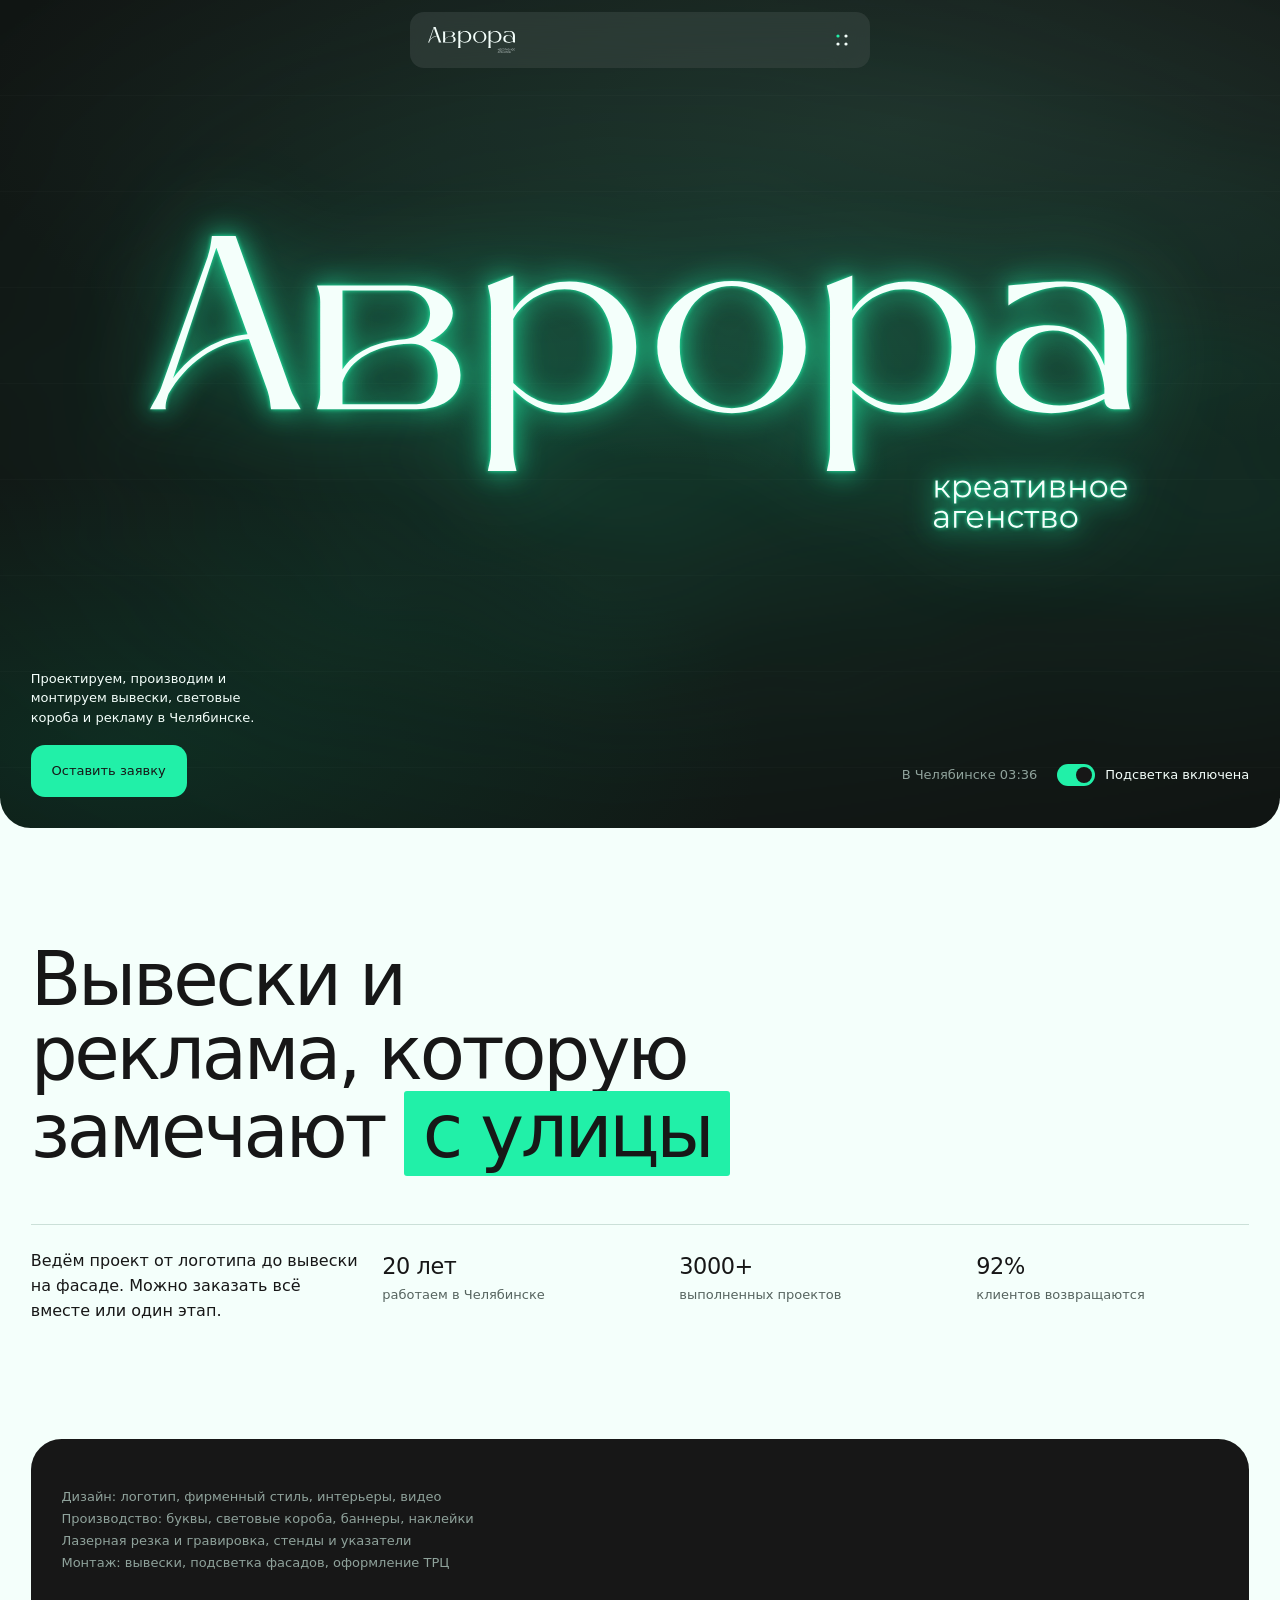
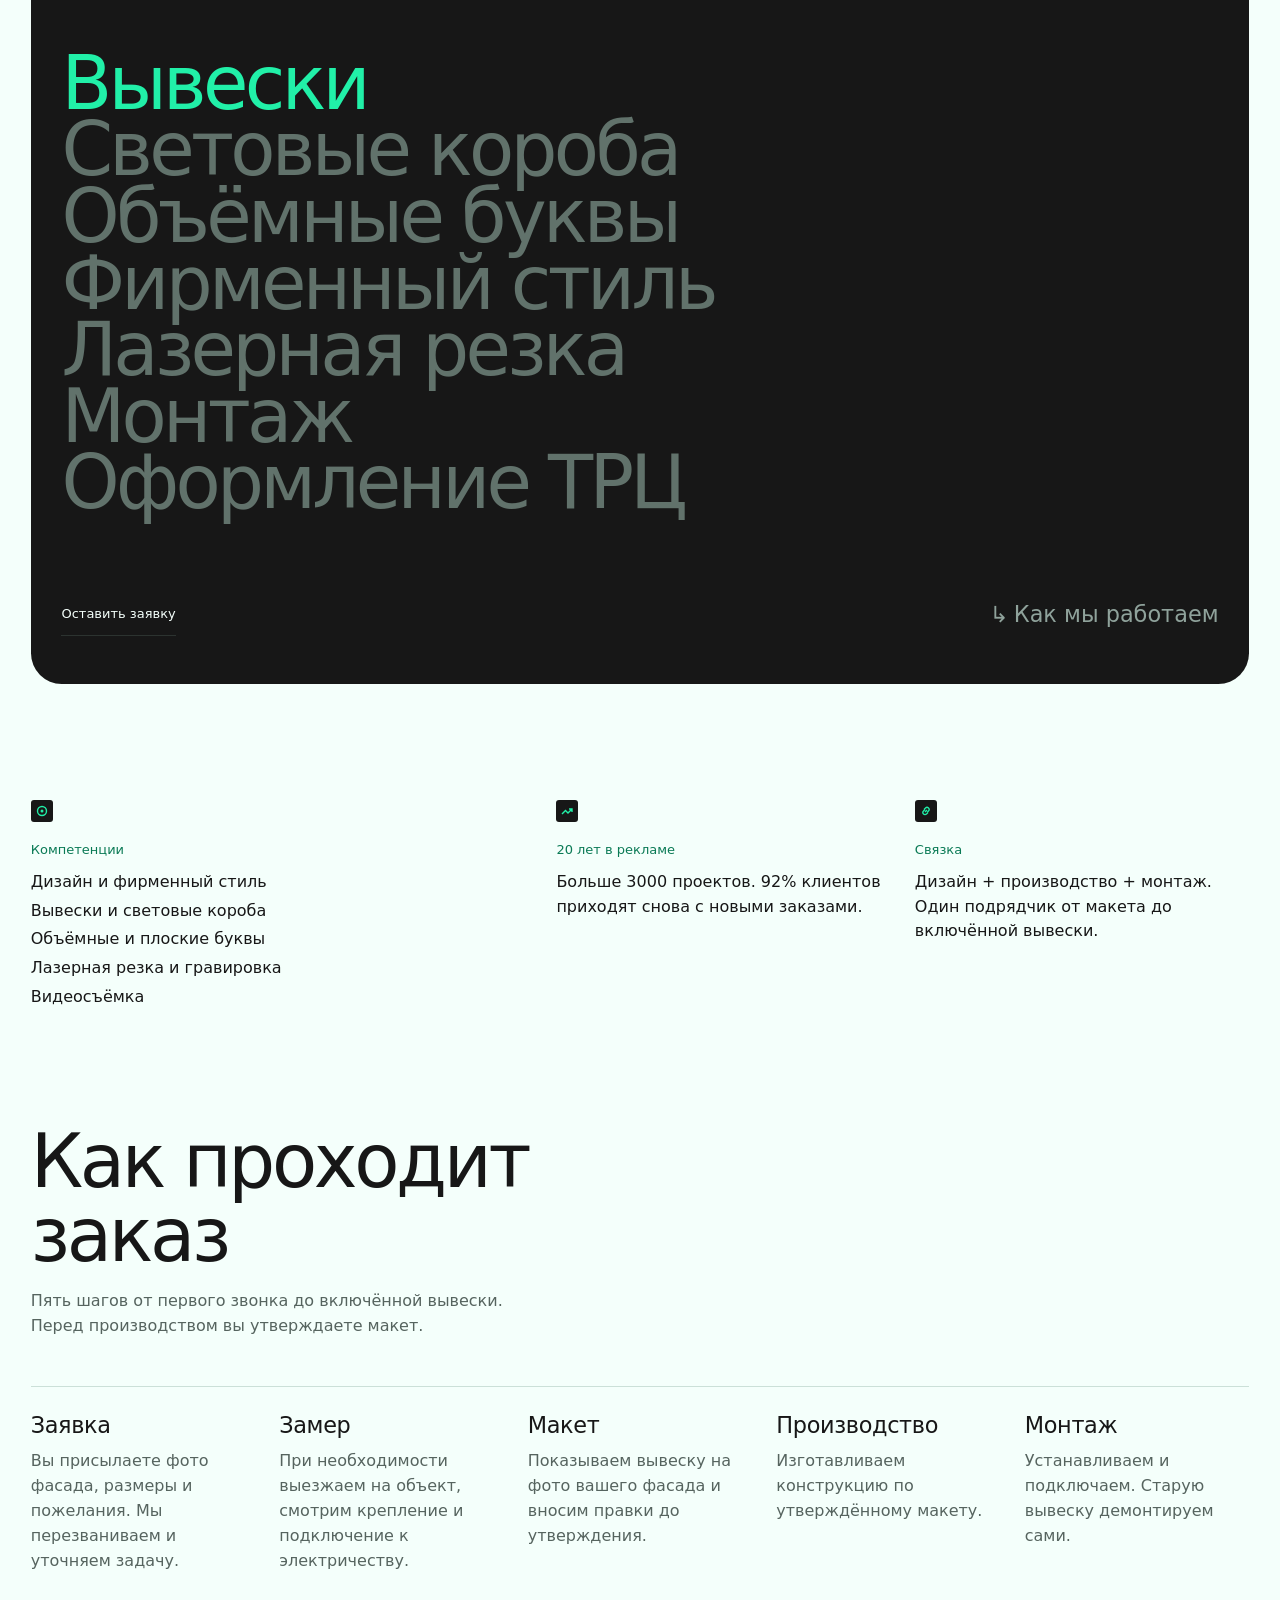
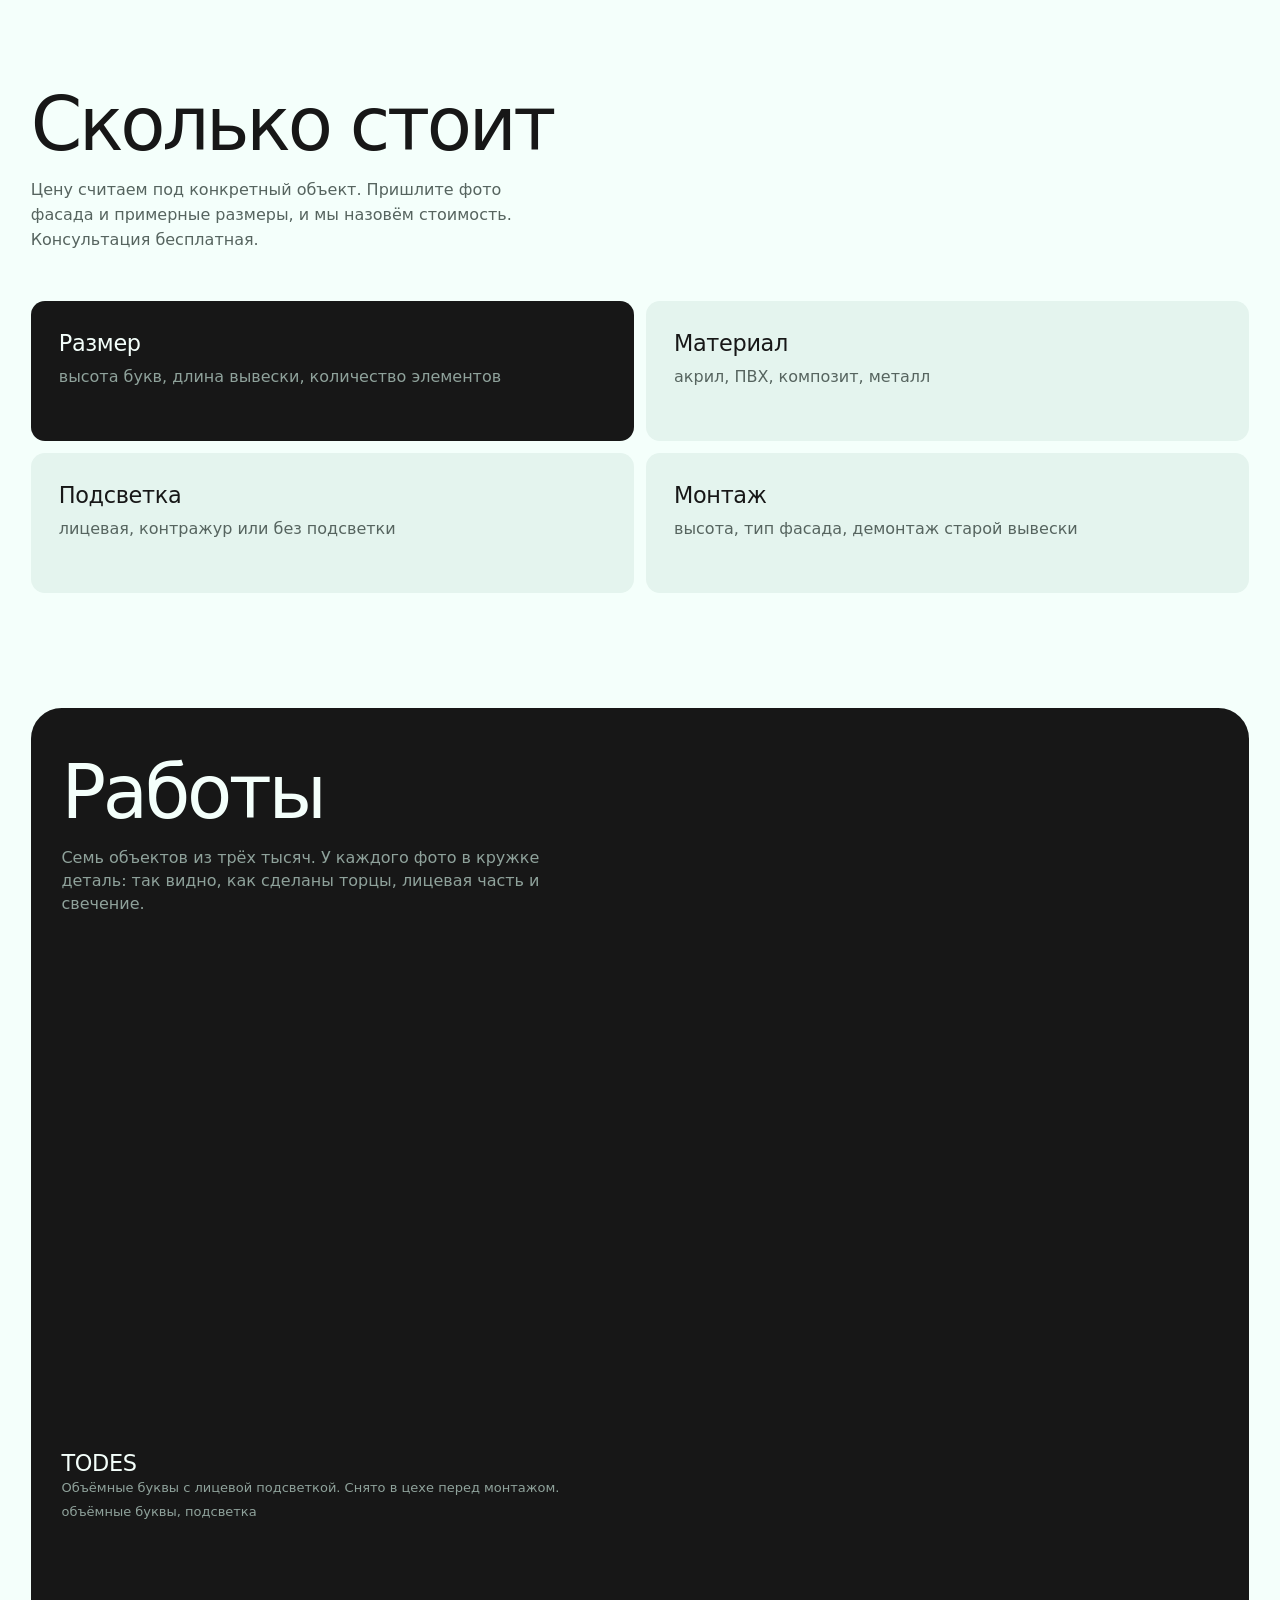
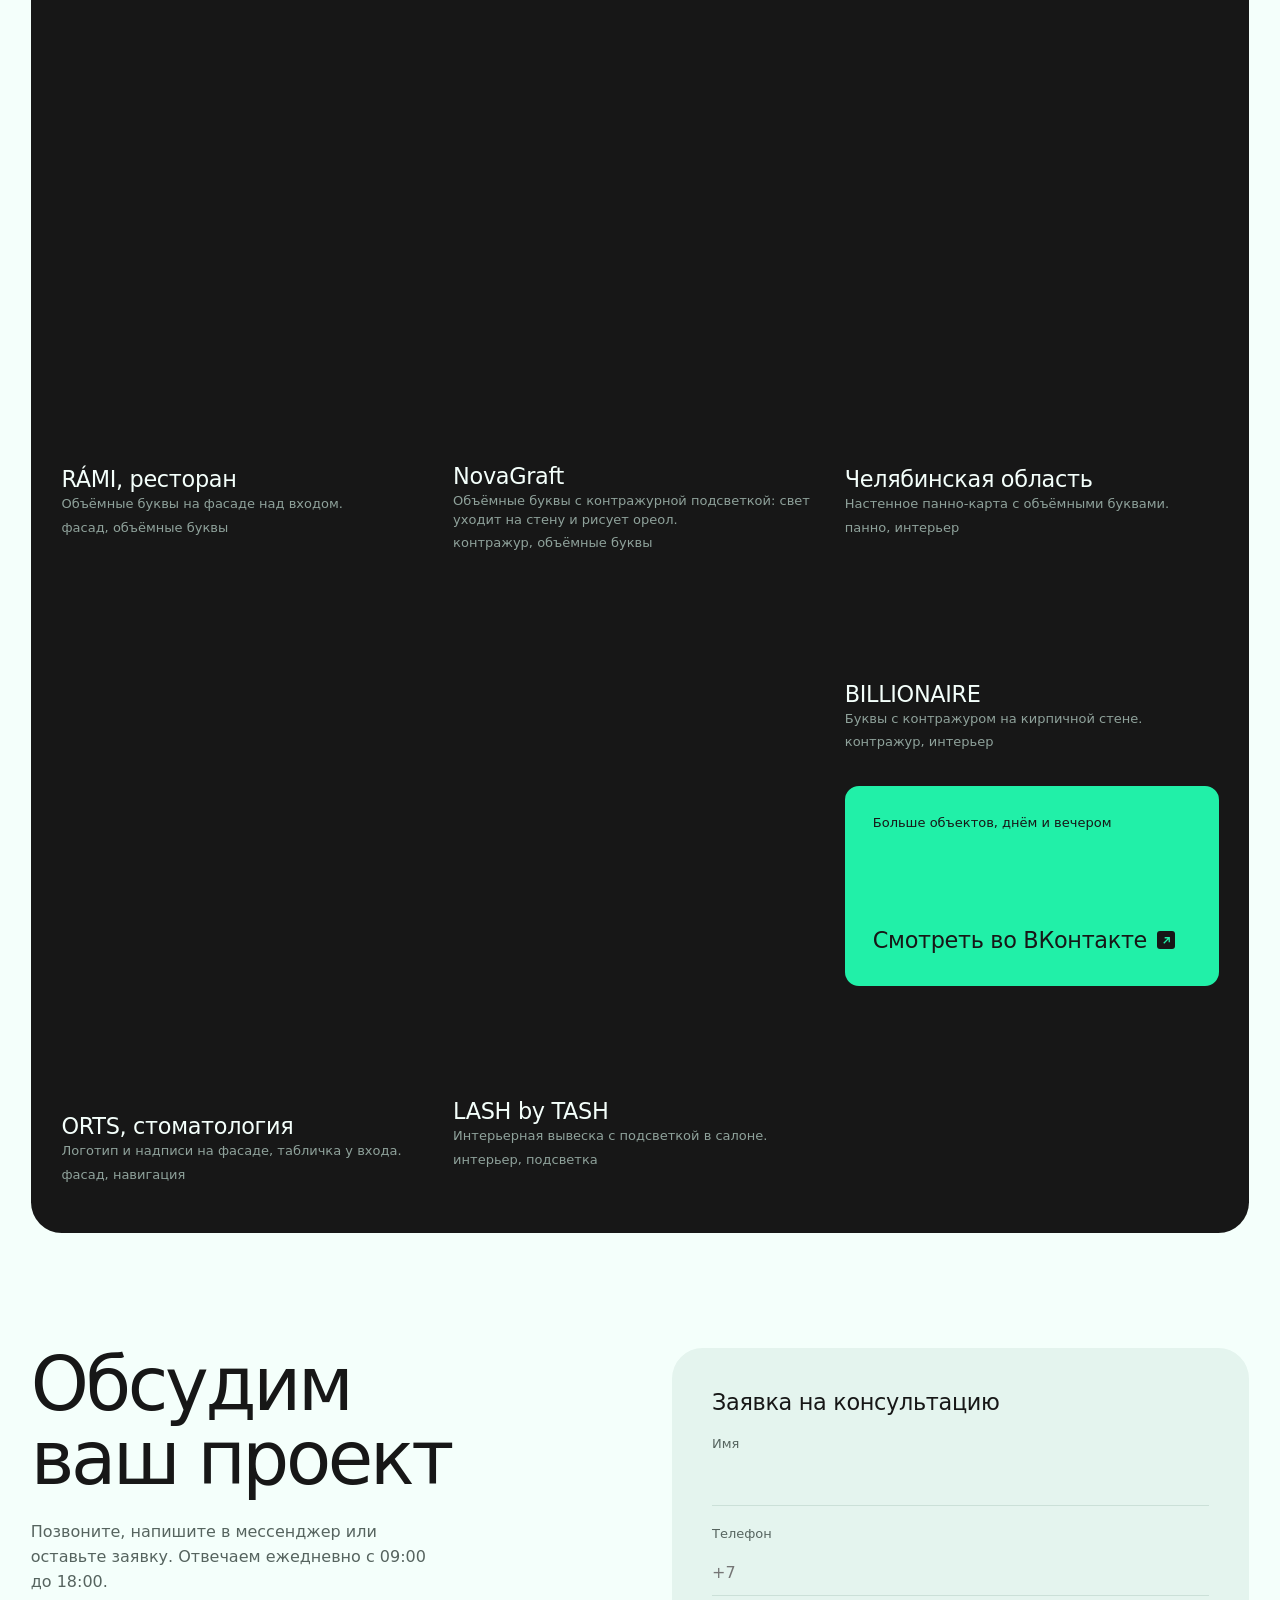
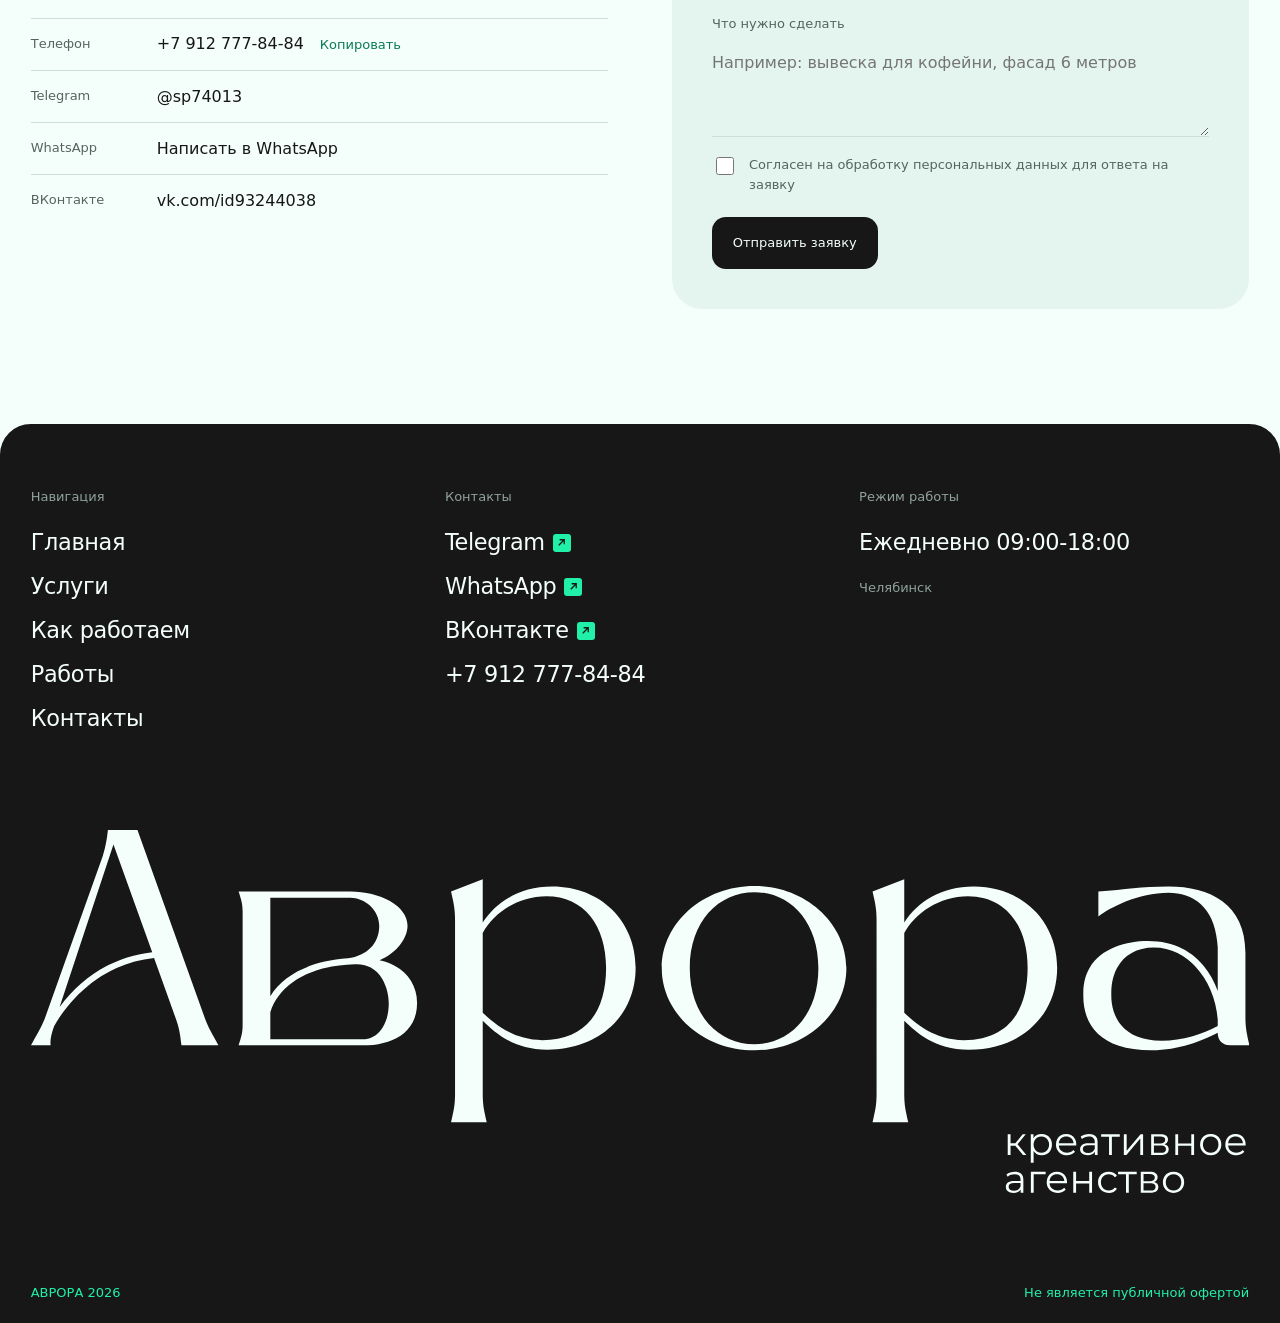
<file: public/index.html>
<!doctype html>
<html lang="ru">
<head>
<meta charset="utf-8">
<meta name="viewport" content="width=device-width, initial-scale=1, viewport-fit=cover">
<meta http-equiv="Content-Security-Policy" content="default-src 'self'; script-src 'self'; style-src 'self' https://fonts.googleapis.com; font-src 'self' https://fonts.gstatic.com; img-src 'self' data:; connect-src 'self'; form-action 'self'; base-uri 'none'; object-src 'none'">
<meta name="referrer" content="strict-origin-when-cross-origin">
<title>Аврора · рекламное агентство в Челябинске: вывески, световые короба, фирменный стиль</title>
<meta name="description" content="Рекламное агентство «Аврора», Челябинск. Дизайн, производство и монтаж вывесок, объёмных букв и световых коробов. 20 лет работы, 3000+ проектов. Бесплатная консультация: +7 912 777-84-84.">
<link rel="canonical" href="https://aur0ra.ru/">
<meta property="og:type" content="website">
<meta property="og:title" content="Аврора · вывески и реклама в Челябинске">
<meta property="og:description" content="Дизайн, производство и монтаж вывесок. 20 лет, 3000+ проектов.">
<meta property="og:url" content="https://aur0ra.ru/">
<meta name="theme-color" content="#f4fffb">
<link rel="preconnect" href="https://fonts.googleapis.com">
<link rel="preconnect" href="https://fonts.gstatic.com" crossorigin>
<link rel="stylesheet" href="https://fonts.googleapis.com/css2?family=Inter:wght@300;400&display=swap">
<link rel="icon" href="favicon.svg" type="image/svg+xml">
<link rel="stylesheet" href="assets/style.css">
<script type="application/ld+json">{"@context":"https://schema.org","@type":"LocalBusiness","name":"Аврора","description":"Рекламное агентство: вывески, световые короба, фирменный стиль","url":"https://aur0ra.ru/","telephone":"+79127778484","address":{"@type":"PostalAddress","addressLocality":"Челябинск","addressCountry":"RU"},"openingHours":"Mo-Su 09:00-18:00","sameAs":["https://vk.com/id93244038","https://t.me/sp74013"]}</script>
</head>
<body>
<svg class="sprite" aria-hidden="true" focusable="false"><symbol id="logo" viewBox="0 0 3554 1059"><path d="M57.4271 628.109H0C16.1514 597.601 26.919 581.45 39.4812 551.839L209.071 76.2705C218.044 46.6596 220.736 29.6109 224.325 0H310.466L506.077 546.455C517.742 579.655 529.406 595.807 546.455 628.109H438.779C435.19 598.499 433.396 582.347 423.525 553.634L358.92 373.276C233.298 385.839 130.108 463.904 67.2974 572.477C59.2218 594.012 54.7353 615.547 57.4271 628.109ZM353.536 356.228L240.476 42.173L83.4488 515.947C150.746 426.217 241.373 368.79 353.536 356.228Z" fill="currentColor"/>
<path d="M617.216 568.888V238.682C617.216 214.455 612.729 202.79 605.551 179.46H931.27C1017.41 179.46 1098.17 220.736 1098.17 279.06C1098.17 314.952 1066.76 358.92 1016.51 379.558C1079.32 393.017 1125.98 438.779 1125.98 504.282C1125.98 593.115 1051.51 628.109 967.162 628.109H605.551C612.729 604.78 617.216 593.115 617.216 568.888ZM697.973 197.406V484.542C736.556 421.731 817.313 381.352 924.092 374.174C981.519 366.098 1015.62 330.206 1015.62 279.06C1015.62 233.298 973.443 197.406 931.27 197.406H697.973ZM697.973 610.163H967.162C1011.13 610.163 1043.43 569.785 1043.43 504.282C1043.43 466.596 1022.79 391.222 949.216 391.222H943.833C815.519 394.812 723.994 448.65 697.973 531.201V610.163Z" fill="currentColor"/>
<path d="M1520.28 165.103C1661.16 165.103 1763.45 265.601 1763.45 401.99C1763.45 538.38 1661.16 640.672 1505.93 640.672C1404.53 640.672 1352.49 589.526 1317.49 556.326V769.883C1317.49 803.98 1321.98 820.131 1329.16 852.434H1225.07C1232.25 820.131 1236.74 803.98 1236.74 769.883V262.011C1236.74 227.914 1232.25 211.763 1225.07 179.46L1317.49 143.568V270.087C1356.08 209.968 1425.17 165.103 1520.28 165.103ZM1491.57 612.855C1622.58 612.855 1677.31 524.92 1677.31 401.99C1677.31 279.06 1613.6 192.919 1503.24 192.919C1419.79 192.919 1348.9 242.271 1317.49 300.595V532.996C1348.9 561.709 1403.64 612.855 1491.57 612.855Z" fill="currentColor"/>
<path d="M2109.77 642.466C1960.82 642.466 1839.69 534.79 1839.69 402.887C1839.69 270.984 1960.82 163.308 2109.77 163.308C2257.83 163.308 2378.07 270.984 2378.07 402.887C2378.07 534.79 2257.83 642.466 2109.77 642.466ZM2109.77 624.52C2212.96 624.52 2296.41 540.174 2296.41 402.887C2296.41 265.601 2212.96 181.254 2109.77 181.254C2005.69 181.254 1921.34 265.601 1921.34 402.887C1921.34 540.174 2005.69 624.52 2109.77 624.52Z" fill="currentColor"/>
<path d="M2749.69 165.103C2890.57 165.103 2992.86 265.601 2992.86 401.99C2992.86 538.38 2890.57 640.672 2735.33 640.672C2633.94 640.672 2581.89 589.526 2546.9 556.326V769.883C2546.9 803.98 2551.39 820.131 2558.56 852.434H2454.48C2461.66 820.131 2466.14 803.98 2466.14 769.883V262.011C2466.14 227.914 2461.66 211.763 2454.48 179.46L2546.9 143.568V270.087C2585.48 209.968 2654.58 165.103 2749.69 165.103ZM2720.98 612.855C2851.98 612.855 2906.72 524.92 2906.72 401.99C2906.72 279.06 2843.01 192.919 2732.64 192.919C2649.19 192.919 2578.31 242.271 2546.9 300.595V532.996C2578.31 561.709 2633.04 612.855 2720.98 612.855Z" fill="currentColor"/>
<path d="M3461.21 592.217V591.32C3417.24 614.65 3347.26 642.466 3268.29 642.466C3116.65 642.466 3069.09 567.093 3069.09 482.747V475.569C3069.09 360.714 3174.08 323.925 3257.53 323.925C3368.79 323.925 3431.6 389.428 3461.21 469.287V341.871L3459.42 323.925C3449.55 224.325 3388.53 183.049 3317.64 183.049C3229.71 183.049 3145.36 227.017 3113.06 252.141V179.46C3192.92 174.076 3236.89 165.103 3317.64 165.103C3437.88 165.103 3541.97 216.249 3541.97 358.022V545.558C3541.97 579.655 3546.46 595.807 3553.63 628.109H3497.1C3475.57 628.109 3461.21 613.753 3461.21 592.217ZM3461.21 571.58V552.736C3453.14 445.06 3379.56 342.768 3274.57 342.768C3199.2 342.768 3150.75 394.812 3150.75 475.569V482.747C3150.75 542.866 3183.05 614.65 3297.9 614.65C3358.92 614.65 3416.35 594.909 3461.21 571.58Z" fill="currentColor"/>
<path d="M2870.8 920.913H2856.91V948H2848.69V887.112H2856.91V913.852H2870.92L2892.33 887.112H2901.25L2877.28 916.63L2902.98 948H2893.26L2870.8 920.913Z" fill="currentColor"/>
<path d="M2947.32 886.649C2953.03 886.649 2958.2 887.961 2962.83 890.584C2967.46 893.131 2971.09 896.758 2973.72 901.466C2976.34 906.173 2977.65 911.536 2977.65 917.556C2977.65 923.652 2976.34 929.054 2973.72 933.762C2971.09 938.469 2967.46 942.135 2962.83 944.759C2958.28 947.305 2953.11 948.579 2947.32 948.579C2942.38 948.579 2937.91 947.576 2933.9 945.569C2929.96 943.485 2926.72 940.476 2924.17 936.54V970.457H2915.95V887.112H2923.82V899.15C2926.29 895.138 2929.53 892.051 2933.55 889.89C2937.64 887.729 2942.23 886.649 2947.32 886.649ZM2946.74 941.286C2950.99 941.286 2954.85 940.321 2958.32 938.392C2961.79 936.386 2964.49 933.569 2966.42 929.942C2968.43 926.315 2969.43 922.186 2969.43 917.556C2969.43 912.926 2968.43 908.835 2966.42 905.286C2964.49 901.659 2961.79 898.842 2958.32 896.835C2954.85 894.829 2950.99 893.826 2946.74 893.826C2942.42 893.826 2938.53 894.829 2935.05 896.835C2931.66 898.842 2928.96 901.659 2926.95 905.286C2925.02 908.835 2924.06 912.926 2924.06 917.556C2924.06 922.186 2925.02 926.315 2926.95 929.942C2928.96 933.569 2931.66 936.386 2935.05 938.392C2938.53 940.321 2942.42 941.286 2946.74 941.286Z" fill="currentColor"/>
<path d="M3048.56 920.103H2997.62C2998.09 926.431 3000.52 931.562 3004.92 935.498C3009.32 939.357 3014.87 941.286 3021.59 941.286C3025.37 941.286 3028.84 940.63 3032 939.318C3035.17 937.929 3037.91 935.923 3040.22 933.299L3044.85 938.624C3042.15 941.865 3038.76 944.334 3034.67 946.032C3030.65 947.73 3026.22 948.579 3021.35 948.579C3015.1 948.579 3009.55 947.267 3004.69 944.643C2999.9 941.942 2996.16 938.238 2993.46 933.53C2990.76 928.823 2989.41 923.498 2989.41 917.556C2989.41 911.614 2990.68 906.289 2993.23 901.581C2995.85 896.874 2999.4 893.208 3003.88 890.584C3008.43 887.961 3013.52 886.649 3019.16 886.649C3024.79 886.649 3029.84 887.961 3034.32 890.584C3038.8 893.208 3042.31 896.874 3044.85 901.581C3047.4 906.212 3048.67 911.536 3048.67 917.556L3048.56 920.103ZM3019.16 893.71C3013.29 893.71 3008.35 895.601 3004.34 899.382C3000.4 903.086 2998.17 907.948 2997.62 913.967H3040.8C3040.26 907.948 3037.99 903.086 3033.97 899.382C3030.04 895.601 3025.1 893.71 3019.16 893.71Z" fill="currentColor"/>
<path d="M3086.12 886.649C3094.07 886.649 3100.17 888.655 3104.41 892.668C3108.66 896.604 3110.78 902.469 3110.78 910.263V948H3102.91V938.508C3101.06 941.672 3098.32 944.141 3094.69 945.916C3091.14 947.691 3086.89 948.579 3081.96 948.579C3075.16 948.579 3069.76 946.958 3065.75 943.717C3061.74 940.476 3059.73 936.193 3059.73 930.868C3059.73 925.697 3061.58 921.53 3065.29 918.366C3069.07 915.202 3075.05 913.62 3083.23 913.62H3102.56V909.916C3102.56 904.668 3101.09 900.694 3098.16 897.993C3095.23 895.215 3090.95 893.826 3085.31 893.826C3081.45 893.826 3077.75 894.482 3074.2 895.794C3070.65 897.028 3067.6 898.765 3065.06 901.003L3061.35 894.867C3064.44 892.244 3068.14 890.237 3072.46 888.848C3076.79 887.382 3081.34 886.649 3086.12 886.649ZM3083.23 942.096C3087.86 942.096 3091.83 941.055 3095.15 938.971C3098.47 936.81 3100.94 933.723 3102.56 929.71V919.755H3083.46C3073.04 919.755 3067.83 923.382 3067.83 930.636C3067.83 934.186 3069.18 937.003 3071.88 939.087C3074.59 941.093 3078.37 942.096 3083.23 942.096Z" fill="currentColor"/>
<path d="M3175.49 894.404H3152.45V948H3144.23V894.404H3121.2V887.112H3175.49V894.404Z" fill="currentColor"/>
<path d="M3187.37 887.112H3195.59V935.498L3236.22 887.112H3243.51V948H3235.3V899.614L3194.78 948H3187.37V887.112Z" fill="currentColor"/>
<path d="M3305.85 916.514C3314.1 918.443 3318.23 923.421 3318.23 931.447C3318.23 936.772 3316.26 940.862 3312.33 943.717C3308.39 946.572 3302.53 948 3294.73 948H3267.07V887.112H3293.92C3300.87 887.112 3306.31 888.462 3310.25 891.163C3314.18 893.864 3316.15 897.723 3316.15 902.739C3316.15 906.057 3315.22 908.913 3313.37 911.305C3311.6 913.62 3309.09 915.356 3305.85 916.514ZM3275.05 914.199H3293.34C3298.05 914.199 3301.64 913.311 3304.11 911.536C3306.66 909.762 3307.93 907.176 3307.93 903.781C3307.93 900.385 3306.66 897.839 3304.11 896.141C3301.64 894.443 3298.05 893.594 3293.34 893.594H3275.05V914.199ZM3294.39 941.518C3299.63 941.518 3303.57 940.669 3306.19 938.971C3308.82 937.273 3310.13 934.611 3310.13 930.984C3310.13 927.357 3308.93 924.694 3306.54 922.996C3304.15 921.221 3300.37 920.334 3295.2 920.334H3275.05V941.518H3294.39Z" fill="currentColor"/>
<path d="M3337.49 887.112H3345.71V914.083H3384.03V887.112H3392.25V948H3384.03V921.144H3345.71V948H3337.49V887.112Z" fill="currentColor"/>
<path d="M3440.73 948.579C3434.86 948.579 3429.58 947.267 3424.87 944.643C3420.16 941.942 3416.46 938.238 3413.76 933.53C3411.05 928.823 3409.7 923.498 3409.7 917.556C3409.7 911.614 3411.05 906.289 3413.76 901.581C3416.46 896.874 3420.16 893.208 3424.87 890.584C3429.58 887.961 3434.86 886.649 3440.73 886.649C3446.59 886.649 3451.88 887.961 3456.59 890.584C3461.29 893.208 3464.96 896.874 3467.58 901.581C3470.28 906.289 3471.63 911.614 3471.63 917.556C3471.63 923.498 3470.28 928.823 3467.58 933.53C3464.96 938.238 3461.29 941.942 3456.59 944.643C3451.88 947.267 3446.59 948.579 3440.73 948.579ZM3440.73 941.286C3445.05 941.286 3448.91 940.321 3452.3 938.392C3455.78 936.386 3458.48 933.569 3460.41 929.942C3462.33 926.315 3463.3 922.186 3463.3 917.556C3463.3 912.926 3462.33 908.797 3460.41 905.17C3458.48 901.543 3455.78 898.765 3452.3 896.835C3448.91 894.829 3445.05 893.826 3440.73 893.826C3436.41 893.826 3432.51 894.829 3429.04 896.835C3425.64 898.765 3422.94 901.543 3420.93 905.17C3419 908.797 3418.04 912.926 3418.04 917.556C3418.04 922.186 3419 926.315 3420.93 929.942C3422.94 933.569 3425.64 936.386 3429.04 938.392C3432.51 940.321 3436.41 941.286 3440.73 941.286Z" fill="currentColor"/>
<path d="M3542.45 920.103H3491.51C3491.98 926.431 3494.41 931.562 3498.81 935.498C3503.21 939.357 3508.76 941.286 3515.48 941.286C3519.26 941.286 3522.73 940.63 3525.89 939.318C3529.06 937.929 3531.8 935.923 3534.11 933.299L3538.74 938.624C3536.04 941.865 3532.65 944.334 3528.56 946.032C3524.54 947.73 3520.11 948.579 3515.24 948.579C3508.99 948.579 3503.44 947.267 3498.58 944.643C3493.79 941.942 3490.05 938.238 3487.35 933.53C3484.65 928.823 3483.3 923.498 3483.3 917.556C3483.3 911.614 3484.57 906.289 3487.12 901.581C3489.74 896.874 3493.29 893.208 3497.77 890.584C3502.32 887.961 3507.41 886.649 3513.05 886.649C3518.68 886.649 3523.73 887.961 3528.21 890.584C3532.69 893.208 3536.2 896.874 3538.74 901.581C3541.29 906.212 3542.56 911.536 3542.56 917.556L3542.45 920.103ZM3513.05 893.71C3507.18 893.71 3502.24 895.601 3498.23 899.382C3494.29 903.086 3492.05 907.948 3491.51 913.967H3534.69C3534.15 907.948 3531.88 903.086 3527.86 899.382C3523.93 895.601 3518.99 893.71 3513.05 893.71Z" fill="currentColor"/>
<path d="M2869.64 996.649C2877.59 996.649 2883.69 998.655 2887.93 1002.67C2892.18 1006.6 2894.3 1012.47 2894.3 1020.26V1058H2886.43V1048.51C2884.58 1051.67 2881.84 1054.14 2878.21 1055.92C2874.66 1057.69 2870.42 1058.58 2865.48 1058.58C2858.69 1058.58 2853.28 1056.96 2849.27 1053.72C2845.26 1050.48 2843.25 1046.19 2843.25 1040.87C2843.25 1035.7 2845.1 1031.53 2848.81 1028.37C2852.59 1025.2 2858.57 1023.62 2866.75 1023.62H2886.08V1019.92C2886.08 1014.67 2884.61 1010.69 2881.68 1007.99C2878.75 1005.21 2874.47 1003.83 2868.83 1003.83C2864.97 1003.83 2861.27 1004.48 2857.72 1005.79C2854.17 1007.03 2851.12 1008.76 2848.58 1011L2844.87 1004.87C2847.96 1002.24 2851.66 1000.24 2855.98 998.848C2860.31 997.382 2864.86 996.649 2869.64 996.649ZM2866.75 1052.1C2871.38 1052.1 2875.35 1051.05 2878.67 1048.97C2881.99 1046.81 2884.46 1043.72 2886.08 1039.71V1029.76H2866.98C2856.56 1029.76 2851.35 1033.38 2851.35 1040.64C2851.35 1044.19 2852.7 1047 2855.41 1049.09C2858.11 1051.09 2861.89 1052.1 2866.75 1052.1Z" fill="currentColor"/>
<path d="M2959.24 1004.4H2924.4V1058H2916.18V997.112H2959.24V1004.4Z" fill="currentColor"/>
<path d="M3021.54 1030.1H2970.61C2971.07 1036.43 2973.5 1041.56 2977.9 1045.5C2982.3 1049.36 2987.86 1051.29 2994.57 1051.29C2998.35 1051.29 3001.82 1050.63 3004.99 1049.32C3008.15 1047.93 3010.89 1045.92 3013.21 1043.3L3017.84 1048.62C3015.14 1051.86 3011.74 1054.33 3007.65 1056.03C3003.64 1057.73 2999.2 1058.58 2994.34 1058.58C2988.09 1058.58 2982.53 1057.27 2977.67 1054.64C2972.88 1051.94 2969.14 1048.24 2966.44 1043.53C2963.74 1038.82 2962.39 1033.5 2962.39 1027.56C2962.39 1021.61 2963.66 1016.29 2966.21 1011.58C2968.83 1006.87 2972.38 1003.21 2976.86 1000.58C2981.41 997.961 2986.5 996.649 2992.14 996.649C2997.77 996.649 3002.83 997.961 3007.3 1000.58C3011.78 1003.21 3015.29 1006.87 3017.84 1011.58C3020.38 1016.21 3021.66 1021.54 3021.66 1027.56L3021.54 1030.1ZM2992.14 1003.71C2986.27 1003.71 2981.33 1005.6 2977.32 1009.38C2973.39 1013.09 2971.15 1017.95 2970.61 1023.97H3013.78C3013.24 1017.95 3010.97 1013.09 3006.96 1009.38C3003.02 1005.6 2998.08 1003.71 2992.14 1003.71Z" fill="currentColor"/>
<path d="M3039.85 997.112H3048.07V1024.08H3086.38V997.112H3094.6V1058H3086.38V1031.14H3048.07V1058H3039.85V997.112Z" fill="currentColor"/>
<path d="M3143.43 1058.58C3137.41 1058.58 3132.01 1057.27 3127.22 1054.64C3122.52 1052.02 3118.81 1048.35 3116.11 1043.65C3113.41 1038.86 3112.06 1033.5 3112.06 1027.56C3112.06 1021.61 3113.41 1016.29 3116.11 1011.58C3118.81 1006.87 3122.52 1003.21 3127.22 1000.58C3132.01 997.961 3137.41 996.649 3143.43 996.649C3148.68 996.649 3153.35 997.691 3157.44 999.774C3161.6 1001.78 3164.88 1004.75 3167.28 1008.69L3161.14 1012.85C3159.13 1009.84 3156.59 1007.61 3153.5 1006.14C3150.41 1004.6 3147.06 1003.83 3143.43 1003.83C3139.03 1003.83 3135.06 1004.83 3131.51 1006.84C3128.03 1008.76 3125.29 1011.54 3123.29 1015.17C3121.36 1018.8 3120.39 1022.93 3120.39 1027.56C3120.39 1032.26 3121.36 1036.43 3123.29 1040.06C3125.29 1043.61 3128.03 1046.39 3131.51 1048.39C3135.06 1050.32 3139.03 1051.29 3143.43 1051.29C3147.06 1051.29 3150.41 1050.55 3153.5 1049.09C3156.59 1047.62 3159.13 1045.38 3161.14 1042.37L3167.28 1046.54C3164.88 1050.48 3161.6 1053.49 3157.44 1055.57C3153.27 1057.58 3148.6 1058.58 3143.43 1058.58Z" fill="currentColor"/>
<path d="M3224.89 1004.4H3201.85V1058H3193.63V1004.4H3170.6V997.112H3224.89V1004.4Z" fill="currentColor"/>
<path d="M3275.55 1026.51C3283.81 1028.44 3287.94 1033.42 3287.94 1041.45C3287.94 1046.77 3285.97 1050.86 3282.03 1053.72C3278.1 1056.57 3272.23 1058 3264.44 1058H3236.77V997.112H3263.63C3270.57 997.112 3276.01 998.462 3279.95 1001.16C3283.89 1003.86 3285.85 1007.72 3285.85 1012.74C3285.85 1016.06 3284.93 1018.91 3283.07 1021.3C3281.3 1023.62 3278.79 1025.36 3275.55 1026.51ZM3244.76 1024.2H3263.05C3267.76 1024.2 3271.34 1023.31 3273.81 1021.54C3276.36 1019.76 3277.63 1017.18 3277.63 1013.78C3277.63 1010.39 3276.36 1007.84 3273.81 1006.14C3271.34 1004.44 3267.76 1003.59 3263.05 1003.59H3244.76V1024.2ZM3264.09 1051.52C3269.34 1051.52 3273.27 1050.67 3275.9 1048.97C3278.52 1047.27 3279.83 1044.61 3279.83 1040.98C3279.83 1037.36 3278.64 1034.69 3276.25 1033C3273.85 1031.22 3270.07 1030.33 3264.9 1030.33H3244.76V1051.52H3264.09Z" fill="currentColor"/>
<path d="M3332.32 1058.58C3326.45 1058.58 3321.17 1057.27 3316.46 1054.64C3311.75 1051.94 3308.05 1048.24 3305.35 1043.53C3302.65 1038.82 3301.29 1033.5 3301.29 1027.56C3301.29 1021.61 3302.65 1016.29 3305.35 1011.58C3308.05 1006.87 3311.75 1003.21 3316.46 1000.58C3321.17 997.961 3326.45 996.649 3332.32 996.649C3338.18 996.649 3343.47 997.961 3348.18 1000.58C3352.88 1003.21 3356.55 1006.87 3359.17 1011.58C3361.87 1016.29 3363.22 1021.61 3363.22 1027.56C3363.22 1033.5 3361.87 1038.82 3359.17 1043.53C3356.55 1048.24 3352.88 1051.94 3348.18 1054.64C3343.47 1057.27 3338.18 1058.58 3332.32 1058.58ZM3332.32 1051.29C3336.64 1051.29 3340.5 1050.32 3343.89 1048.39C3347.37 1046.39 3350.07 1043.57 3352 1039.94C3353.93 1036.31 3354.89 1032.19 3354.89 1027.56C3354.89 1022.93 3353.93 1018.8 3352 1015.17C3350.07 1011.54 3347.37 1008.76 3343.89 1006.84C3340.5 1004.83 3336.64 1003.83 3332.32 1003.83C3328 1003.83 3324.1 1004.83 3320.63 1006.84C3317.23 1008.76 3314.53 1011.54 3312.52 1015.17C3310.59 1018.8 3309.63 1022.93 3309.63 1027.56C3309.63 1032.19 3310.59 1036.31 3312.52 1039.94C3314.53 1043.57 3317.23 1046.39 3320.63 1048.39C3324.1 1050.32 3328 1051.29 3332.32 1051.29Z" fill="currentColor"/></symbol></svg>
<a class="skip" href="#main">Перейти к содержанию</a>

<header class="pill" id="pill">
  <a class="pill__logo" href="#top" aria-label="Аврора, креативное агентство, на главную"><svg aria-hidden="true" focusable="false"><use href="#logo"/></svg></a>
  <button class="dots" id="menu-btn" type="button" aria-expanded="false" aria-controls="menu" aria-label="Открыть меню">
    <svg viewBox="0 0 14 14" aria-hidden="true"><circle cx="3" cy="3" r="1.6" fill="currentColor"/><circle cx="11" cy="3" r="1.6" fill="currentColor"/><circle cx="3" cy="11" r="1.6" fill="currentColor"/><circle cx="11" cy="11" r="1.6" fill="currentColor"/></svg>
  </button>
</header>

<nav class="menu" id="menu" aria-label="Меню" hidden>
  <div class="menu__links">
    <a href="#services">Услуги</a>
    <a href="#process">Как работаем</a>
    <a href="#price">Стоимость</a>
    <a href="#works">Работы</a>
    <a href="#contact">Контакты</a>
  </div>
  <div class="menu__foot">
    <span>Ежедневно 09:00-18:00, Челябинск</span>
    <a href="tel:+79127778484">+7 912 777-84-84</a>
  </div>
</nav>

<main id="top">
  <span id="main" tabindex="-1"></span>

  <section class="hero">
    <div class="hero__sheet">
      <canvas class="aurora-bg" id="aurora-bg" aria-hidden="true"></canvas>
      <figure class="sign" id="sign" aria-label="Логотип Аврора в виде световой вывески">
        <svg viewBox="0 0 3554 1059" aria-hidden="true" focusable="false"><path d="M57.4271 628.109H0C16.1514 597.601 26.919 581.45 39.4812 551.839L209.071 76.2705C218.044 46.6596 220.736 29.6109 224.325 0H310.466L506.077 546.455C517.742 579.655 529.406 595.807 546.455 628.109H438.779C435.19 598.499 433.396 582.347 423.525 553.634L358.92 373.276C233.298 385.839 130.108 463.904 67.2974 572.477C59.2218 594.012 54.7353 615.547 57.4271 628.109ZM353.536 356.228L240.476 42.173L83.4488 515.947C150.746 426.217 241.373 368.79 353.536 356.228Z" fill="currentColor"/>
<path d="M617.216 568.888V238.682C617.216 214.455 612.729 202.79 605.551 179.46H931.27C1017.41 179.46 1098.17 220.736 1098.17 279.06C1098.17 314.952 1066.76 358.92 1016.51 379.558C1079.32 393.017 1125.98 438.779 1125.98 504.282C1125.98 593.115 1051.51 628.109 967.162 628.109H605.551C612.729 604.78 617.216 593.115 617.216 568.888ZM697.973 197.406V484.542C736.556 421.731 817.313 381.352 924.092 374.174C981.519 366.098 1015.62 330.206 1015.62 279.06C1015.62 233.298 973.443 197.406 931.27 197.406H697.973ZM697.973 610.163H967.162C1011.13 610.163 1043.43 569.785 1043.43 504.282C1043.43 466.596 1022.79 391.222 949.216 391.222H943.833C815.519 394.812 723.994 448.65 697.973 531.201V610.163Z" fill="currentColor"/>
<path d="M1520.28 165.103C1661.16 165.103 1763.45 265.601 1763.45 401.99C1763.45 538.38 1661.16 640.672 1505.93 640.672C1404.53 640.672 1352.49 589.526 1317.49 556.326V769.883C1317.49 803.98 1321.98 820.131 1329.16 852.434H1225.07C1232.25 820.131 1236.74 803.98 1236.74 769.883V262.011C1236.74 227.914 1232.25 211.763 1225.07 179.46L1317.49 143.568V270.087C1356.08 209.968 1425.17 165.103 1520.28 165.103ZM1491.57 612.855C1622.58 612.855 1677.31 524.92 1677.31 401.99C1677.31 279.06 1613.6 192.919 1503.24 192.919C1419.79 192.919 1348.9 242.271 1317.49 300.595V532.996C1348.9 561.709 1403.64 612.855 1491.57 612.855Z" fill="currentColor"/>
<path d="M2109.77 642.466C1960.82 642.466 1839.69 534.79 1839.69 402.887C1839.69 270.984 1960.82 163.308 2109.77 163.308C2257.83 163.308 2378.07 270.984 2378.07 402.887C2378.07 534.79 2257.83 642.466 2109.77 642.466ZM2109.77 624.52C2212.96 624.52 2296.41 540.174 2296.41 402.887C2296.41 265.601 2212.96 181.254 2109.77 181.254C2005.69 181.254 1921.34 265.601 1921.34 402.887C1921.34 540.174 2005.69 624.52 2109.77 624.52Z" fill="currentColor"/>
<path d="M2749.69 165.103C2890.57 165.103 2992.86 265.601 2992.86 401.99C2992.86 538.38 2890.57 640.672 2735.33 640.672C2633.94 640.672 2581.89 589.526 2546.9 556.326V769.883C2546.9 803.98 2551.39 820.131 2558.56 852.434H2454.48C2461.66 820.131 2466.14 803.98 2466.14 769.883V262.011C2466.14 227.914 2461.66 211.763 2454.48 179.46L2546.9 143.568V270.087C2585.48 209.968 2654.58 165.103 2749.69 165.103ZM2720.98 612.855C2851.98 612.855 2906.72 524.92 2906.72 401.99C2906.72 279.06 2843.01 192.919 2732.64 192.919C2649.19 192.919 2578.31 242.271 2546.9 300.595V532.996C2578.31 561.709 2633.04 612.855 2720.98 612.855Z" fill="currentColor"/>
<path d="M3461.21 592.217V591.32C3417.24 614.65 3347.26 642.466 3268.29 642.466C3116.65 642.466 3069.09 567.093 3069.09 482.747V475.569C3069.09 360.714 3174.08 323.925 3257.53 323.925C3368.79 323.925 3431.6 389.428 3461.21 469.287V341.871L3459.42 323.925C3449.55 224.325 3388.53 183.049 3317.64 183.049C3229.71 183.049 3145.36 227.017 3113.06 252.141V179.46C3192.92 174.076 3236.89 165.103 3317.64 165.103C3437.88 165.103 3541.97 216.249 3541.97 358.022V545.558C3541.97 579.655 3546.46 595.807 3553.63 628.109H3497.1C3475.57 628.109 3461.21 613.753 3461.21 592.217ZM3461.21 571.58V552.736C3453.14 445.06 3379.56 342.768 3274.57 342.768C3199.2 342.768 3150.75 394.812 3150.75 475.569V482.747C3150.75 542.866 3183.05 614.65 3297.9 614.65C3358.92 614.65 3416.35 594.909 3461.21 571.58Z" fill="currentColor"/>
<path d="M2870.8 920.913H2856.91V948H2848.69V887.112H2856.91V913.852H2870.92L2892.33 887.112H2901.25L2877.28 916.63L2902.98 948H2893.26L2870.8 920.913Z" fill="currentColor"/>
<path d="M2947.32 886.649C2953.03 886.649 2958.2 887.961 2962.83 890.584C2967.46 893.131 2971.09 896.758 2973.72 901.466C2976.34 906.173 2977.65 911.536 2977.65 917.556C2977.65 923.652 2976.34 929.054 2973.72 933.762C2971.09 938.469 2967.46 942.135 2962.83 944.759C2958.28 947.305 2953.11 948.579 2947.32 948.579C2942.38 948.579 2937.91 947.576 2933.9 945.569C2929.96 943.485 2926.72 940.476 2924.17 936.54V970.457H2915.95V887.112H2923.82V899.15C2926.29 895.138 2929.53 892.051 2933.55 889.89C2937.64 887.729 2942.23 886.649 2947.32 886.649ZM2946.74 941.286C2950.99 941.286 2954.85 940.321 2958.32 938.392C2961.79 936.386 2964.49 933.569 2966.42 929.942C2968.43 926.315 2969.43 922.186 2969.43 917.556C2969.43 912.926 2968.43 908.835 2966.42 905.286C2964.49 901.659 2961.79 898.842 2958.32 896.835C2954.85 894.829 2950.99 893.826 2946.74 893.826C2942.42 893.826 2938.53 894.829 2935.05 896.835C2931.66 898.842 2928.96 901.659 2926.95 905.286C2925.02 908.835 2924.06 912.926 2924.06 917.556C2924.06 922.186 2925.02 926.315 2926.95 929.942C2928.96 933.569 2931.66 936.386 2935.05 938.392C2938.53 940.321 2942.42 941.286 2946.74 941.286Z" fill="currentColor"/>
<path d="M3048.56 920.103H2997.62C2998.09 926.431 3000.52 931.562 3004.92 935.498C3009.32 939.357 3014.87 941.286 3021.59 941.286C3025.37 941.286 3028.84 940.63 3032 939.318C3035.17 937.929 3037.91 935.923 3040.22 933.299L3044.85 938.624C3042.15 941.865 3038.76 944.334 3034.67 946.032C3030.65 947.73 3026.22 948.579 3021.35 948.579C3015.1 948.579 3009.55 947.267 3004.69 944.643C2999.9 941.942 2996.16 938.238 2993.46 933.53C2990.76 928.823 2989.41 923.498 2989.41 917.556C2989.41 911.614 2990.68 906.289 2993.23 901.581C2995.85 896.874 2999.4 893.208 3003.88 890.584C3008.43 887.961 3013.52 886.649 3019.16 886.649C3024.79 886.649 3029.84 887.961 3034.32 890.584C3038.8 893.208 3042.31 896.874 3044.85 901.581C3047.4 906.212 3048.67 911.536 3048.67 917.556L3048.56 920.103ZM3019.16 893.71C3013.29 893.71 3008.35 895.601 3004.34 899.382C3000.4 903.086 2998.17 907.948 2997.62 913.967H3040.8C3040.26 907.948 3037.99 903.086 3033.97 899.382C3030.04 895.601 3025.1 893.71 3019.16 893.71Z" fill="currentColor"/>
<path d="M3086.12 886.649C3094.07 886.649 3100.17 888.655 3104.41 892.668C3108.66 896.604 3110.78 902.469 3110.78 910.263V948H3102.91V938.508C3101.06 941.672 3098.32 944.141 3094.69 945.916C3091.14 947.691 3086.89 948.579 3081.96 948.579C3075.16 948.579 3069.76 946.958 3065.75 943.717C3061.74 940.476 3059.73 936.193 3059.73 930.868C3059.73 925.697 3061.58 921.53 3065.29 918.366C3069.07 915.202 3075.05 913.62 3083.23 913.62H3102.56V909.916C3102.56 904.668 3101.09 900.694 3098.16 897.993C3095.23 895.215 3090.95 893.826 3085.31 893.826C3081.45 893.826 3077.75 894.482 3074.2 895.794C3070.65 897.028 3067.6 898.765 3065.06 901.003L3061.35 894.867C3064.44 892.244 3068.14 890.237 3072.46 888.848C3076.79 887.382 3081.34 886.649 3086.12 886.649ZM3083.23 942.096C3087.86 942.096 3091.83 941.055 3095.15 938.971C3098.47 936.81 3100.94 933.723 3102.56 929.71V919.755H3083.46C3073.04 919.755 3067.83 923.382 3067.83 930.636C3067.83 934.186 3069.18 937.003 3071.88 939.087C3074.59 941.093 3078.37 942.096 3083.23 942.096Z" fill="currentColor"/>
<path d="M3175.49 894.404H3152.45V948H3144.23V894.404H3121.2V887.112H3175.49V894.404Z" fill="currentColor"/>
<path d="M3187.37 887.112H3195.59V935.498L3236.22 887.112H3243.51V948H3235.3V899.614L3194.78 948H3187.37V887.112Z" fill="currentColor"/>
<path d="M3305.85 916.514C3314.1 918.443 3318.23 923.421 3318.23 931.447C3318.23 936.772 3316.26 940.862 3312.33 943.717C3308.39 946.572 3302.53 948 3294.73 948H3267.07V887.112H3293.92C3300.87 887.112 3306.31 888.462 3310.25 891.163C3314.18 893.864 3316.15 897.723 3316.15 902.739C3316.15 906.057 3315.22 908.913 3313.37 911.305C3311.6 913.62 3309.09 915.356 3305.85 916.514ZM3275.05 914.199H3293.34C3298.05 914.199 3301.64 913.311 3304.11 911.536C3306.66 909.762 3307.93 907.176 3307.93 903.781C3307.93 900.385 3306.66 897.839 3304.11 896.141C3301.64 894.443 3298.05 893.594 3293.34 893.594H3275.05V914.199ZM3294.39 941.518C3299.63 941.518 3303.57 940.669 3306.19 938.971C3308.82 937.273 3310.13 934.611 3310.13 930.984C3310.13 927.357 3308.93 924.694 3306.54 922.996C3304.15 921.221 3300.37 920.334 3295.2 920.334H3275.05V941.518H3294.39Z" fill="currentColor"/>
<path d="M3337.49 887.112H3345.71V914.083H3384.03V887.112H3392.25V948H3384.03V921.144H3345.71V948H3337.49V887.112Z" fill="currentColor"/>
<path d="M3440.73 948.579C3434.86 948.579 3429.58 947.267 3424.87 944.643C3420.16 941.942 3416.46 938.238 3413.76 933.53C3411.05 928.823 3409.7 923.498 3409.7 917.556C3409.7 911.614 3411.05 906.289 3413.76 901.581C3416.46 896.874 3420.16 893.208 3424.87 890.584C3429.58 887.961 3434.86 886.649 3440.73 886.649C3446.59 886.649 3451.88 887.961 3456.59 890.584C3461.29 893.208 3464.96 896.874 3467.58 901.581C3470.28 906.289 3471.63 911.614 3471.63 917.556C3471.63 923.498 3470.28 928.823 3467.58 933.53C3464.96 938.238 3461.29 941.942 3456.59 944.643C3451.88 947.267 3446.59 948.579 3440.73 948.579ZM3440.73 941.286C3445.05 941.286 3448.91 940.321 3452.3 938.392C3455.78 936.386 3458.48 933.569 3460.41 929.942C3462.33 926.315 3463.3 922.186 3463.3 917.556C3463.3 912.926 3462.33 908.797 3460.41 905.17C3458.48 901.543 3455.78 898.765 3452.3 896.835C3448.91 894.829 3445.05 893.826 3440.73 893.826C3436.41 893.826 3432.51 894.829 3429.04 896.835C3425.64 898.765 3422.94 901.543 3420.93 905.17C3419 908.797 3418.04 912.926 3418.04 917.556C3418.04 922.186 3419 926.315 3420.93 929.942C3422.94 933.569 3425.64 936.386 3429.04 938.392C3432.51 940.321 3436.41 941.286 3440.73 941.286Z" fill="currentColor"/>
<path d="M3542.45 920.103H3491.51C3491.98 926.431 3494.41 931.562 3498.81 935.498C3503.21 939.357 3508.76 941.286 3515.48 941.286C3519.26 941.286 3522.73 940.63 3525.89 939.318C3529.06 937.929 3531.8 935.923 3534.11 933.299L3538.74 938.624C3536.04 941.865 3532.65 944.334 3528.56 946.032C3524.54 947.73 3520.11 948.579 3515.24 948.579C3508.99 948.579 3503.44 947.267 3498.58 944.643C3493.79 941.942 3490.05 938.238 3487.35 933.53C3484.65 928.823 3483.3 923.498 3483.3 917.556C3483.3 911.614 3484.57 906.289 3487.12 901.581C3489.74 896.874 3493.29 893.208 3497.77 890.584C3502.32 887.961 3507.41 886.649 3513.05 886.649C3518.68 886.649 3523.73 887.961 3528.21 890.584C3532.69 893.208 3536.2 896.874 3538.74 901.581C3541.29 906.212 3542.56 911.536 3542.56 917.556L3542.45 920.103ZM3513.05 893.71C3507.18 893.71 3502.24 895.601 3498.23 899.382C3494.29 903.086 3492.05 907.948 3491.51 913.967H3534.69C3534.15 907.948 3531.88 903.086 3527.86 899.382C3523.93 895.601 3518.99 893.71 3513.05 893.71Z" fill="currentColor"/>
<path d="M2869.64 996.649C2877.59 996.649 2883.69 998.655 2887.93 1002.67C2892.18 1006.6 2894.3 1012.47 2894.3 1020.26V1058H2886.43V1048.51C2884.58 1051.67 2881.84 1054.14 2878.21 1055.92C2874.66 1057.69 2870.42 1058.58 2865.48 1058.58C2858.69 1058.58 2853.28 1056.96 2849.27 1053.72C2845.26 1050.48 2843.25 1046.19 2843.25 1040.87C2843.25 1035.7 2845.1 1031.53 2848.81 1028.37C2852.59 1025.2 2858.57 1023.62 2866.75 1023.62H2886.08V1019.92C2886.08 1014.67 2884.61 1010.69 2881.68 1007.99C2878.75 1005.21 2874.47 1003.83 2868.83 1003.83C2864.97 1003.83 2861.27 1004.48 2857.72 1005.79C2854.17 1007.03 2851.12 1008.76 2848.58 1011L2844.87 1004.87C2847.96 1002.24 2851.66 1000.24 2855.98 998.848C2860.31 997.382 2864.86 996.649 2869.64 996.649ZM2866.75 1052.1C2871.38 1052.1 2875.35 1051.05 2878.67 1048.97C2881.99 1046.81 2884.46 1043.72 2886.08 1039.71V1029.76H2866.98C2856.56 1029.76 2851.35 1033.38 2851.35 1040.64C2851.35 1044.19 2852.7 1047 2855.41 1049.09C2858.11 1051.09 2861.89 1052.1 2866.75 1052.1Z" fill="currentColor"/>
<path d="M2959.24 1004.4H2924.4V1058H2916.18V997.112H2959.24V1004.4Z" fill="currentColor"/>
<path d="M3021.54 1030.1H2970.61C2971.07 1036.43 2973.5 1041.56 2977.9 1045.5C2982.3 1049.36 2987.86 1051.29 2994.57 1051.29C2998.35 1051.29 3001.82 1050.63 3004.99 1049.32C3008.15 1047.93 3010.89 1045.92 3013.21 1043.3L3017.84 1048.62C3015.14 1051.86 3011.74 1054.33 3007.65 1056.03C3003.64 1057.73 2999.2 1058.58 2994.34 1058.58C2988.09 1058.58 2982.53 1057.27 2977.67 1054.64C2972.88 1051.94 2969.14 1048.24 2966.44 1043.53C2963.74 1038.82 2962.39 1033.5 2962.39 1027.56C2962.39 1021.61 2963.66 1016.29 2966.21 1011.58C2968.83 1006.87 2972.38 1003.21 2976.86 1000.58C2981.41 997.961 2986.5 996.649 2992.14 996.649C2997.77 996.649 3002.83 997.961 3007.3 1000.58C3011.78 1003.21 3015.29 1006.87 3017.84 1011.58C3020.38 1016.21 3021.66 1021.54 3021.66 1027.56L3021.54 1030.1ZM2992.14 1003.71C2986.27 1003.71 2981.33 1005.6 2977.32 1009.38C2973.39 1013.09 2971.15 1017.95 2970.61 1023.97H3013.78C3013.24 1017.95 3010.97 1013.09 3006.96 1009.38C3003.02 1005.6 2998.08 1003.71 2992.14 1003.71Z" fill="currentColor"/>
<path d="M3039.85 997.112H3048.07V1024.08H3086.38V997.112H3094.6V1058H3086.38V1031.14H3048.07V1058H3039.85V997.112Z" fill="currentColor"/>
<path d="M3143.43 1058.58C3137.41 1058.58 3132.01 1057.27 3127.22 1054.64C3122.52 1052.02 3118.81 1048.35 3116.11 1043.65C3113.41 1038.86 3112.06 1033.5 3112.06 1027.56C3112.06 1021.61 3113.41 1016.29 3116.11 1011.58C3118.81 1006.87 3122.52 1003.21 3127.22 1000.58C3132.01 997.961 3137.41 996.649 3143.43 996.649C3148.68 996.649 3153.35 997.691 3157.44 999.774C3161.6 1001.78 3164.88 1004.75 3167.28 1008.69L3161.14 1012.85C3159.13 1009.84 3156.59 1007.61 3153.5 1006.14C3150.41 1004.6 3147.06 1003.83 3143.43 1003.83C3139.03 1003.83 3135.06 1004.83 3131.51 1006.84C3128.03 1008.76 3125.29 1011.54 3123.29 1015.17C3121.36 1018.8 3120.39 1022.93 3120.39 1027.56C3120.39 1032.26 3121.36 1036.43 3123.29 1040.06C3125.29 1043.61 3128.03 1046.39 3131.51 1048.39C3135.06 1050.32 3139.03 1051.29 3143.43 1051.29C3147.06 1051.29 3150.41 1050.55 3153.5 1049.09C3156.59 1047.62 3159.13 1045.38 3161.14 1042.37L3167.28 1046.54C3164.88 1050.48 3161.6 1053.49 3157.44 1055.57C3153.27 1057.58 3148.6 1058.58 3143.43 1058.58Z" fill="currentColor"/>
<path d="M3224.89 1004.4H3201.85V1058H3193.63V1004.4H3170.6V997.112H3224.89V1004.4Z" fill="currentColor"/>
<path d="M3275.55 1026.51C3283.81 1028.44 3287.94 1033.42 3287.94 1041.45C3287.94 1046.77 3285.97 1050.86 3282.03 1053.72C3278.1 1056.57 3272.23 1058 3264.44 1058H3236.77V997.112H3263.63C3270.57 997.112 3276.01 998.462 3279.95 1001.16C3283.89 1003.86 3285.85 1007.72 3285.85 1012.74C3285.85 1016.06 3284.93 1018.91 3283.07 1021.3C3281.3 1023.62 3278.79 1025.36 3275.55 1026.51ZM3244.76 1024.2H3263.05C3267.76 1024.2 3271.34 1023.31 3273.81 1021.54C3276.36 1019.76 3277.63 1017.18 3277.63 1013.78C3277.63 1010.39 3276.36 1007.84 3273.81 1006.14C3271.34 1004.44 3267.76 1003.59 3263.05 1003.59H3244.76V1024.2ZM3264.09 1051.52C3269.34 1051.52 3273.27 1050.67 3275.9 1048.97C3278.52 1047.27 3279.83 1044.61 3279.83 1040.98C3279.83 1037.36 3278.64 1034.69 3276.25 1033C3273.85 1031.22 3270.07 1030.33 3264.9 1030.33H3244.76V1051.52H3264.09Z" fill="currentColor"/>
<path d="M3332.32 1058.58C3326.45 1058.58 3321.17 1057.27 3316.46 1054.64C3311.75 1051.94 3308.05 1048.24 3305.35 1043.53C3302.65 1038.82 3301.29 1033.5 3301.29 1027.56C3301.29 1021.61 3302.65 1016.29 3305.35 1011.58C3308.05 1006.87 3311.75 1003.21 3316.46 1000.58C3321.17 997.961 3326.45 996.649 3332.32 996.649C3338.18 996.649 3343.47 997.961 3348.18 1000.58C3352.88 1003.21 3356.55 1006.87 3359.17 1011.58C3361.87 1016.29 3363.22 1021.61 3363.22 1027.56C3363.22 1033.5 3361.87 1038.82 3359.17 1043.53C3356.55 1048.24 3352.88 1051.94 3348.18 1054.64C3343.47 1057.27 3338.18 1058.58 3332.32 1058.58ZM3332.32 1051.29C3336.64 1051.29 3340.5 1050.32 3343.89 1048.39C3347.37 1046.39 3350.07 1043.57 3352 1039.94C3353.93 1036.31 3354.89 1032.19 3354.89 1027.56C3354.89 1022.93 3353.93 1018.8 3352 1015.17C3350.07 1011.54 3347.37 1008.76 3343.89 1006.84C3340.5 1004.83 3336.64 1003.83 3332.32 1003.83C3328 1003.83 3324.1 1004.83 3320.63 1006.84C3317.23 1008.76 3314.53 1011.54 3312.52 1015.17C3310.59 1018.8 3309.63 1022.93 3309.63 1027.56C3309.63 1032.19 3310.59 1036.31 3312.52 1039.94C3314.53 1043.57 3317.23 1046.39 3320.63 1048.39C3324.1 1050.32 3328 1051.29 3332.32 1051.29Z" fill="currentColor"/></svg>
      </figure>
      <div class="hero__bar">
        <div class="hero__text"><p class="hero__lead">Проектируем, производим и монтируем вывески, световые короба и рекламу в Челябинске.</p>
          <a class="btn btn--mint" href="#contact">Оставить заявку</a></div>
        <div class="hero__ctrl">
          <span id="sign-clock">Объёмные буквы с подсветкой</span>
          <button class="switch" id="sign-switch" type="button" aria-pressed="false">
            <span class="switch__track" aria-hidden="true"></span><span class="switch__label">Подсветка выключена</span>
          </button>
        </div>
      </div>
    </div>
  </section>

  <section class="wrap intro" aria-labelledby="intro-h">
    <h1 class="intro__title" id="intro-h">Вывески и реклама, которую замечают <span class="tag-red">с&nbsp;улицы</span></h1>
    <div class="intro__row">
      <p>Ведём проект от логотипа до вывески на фасаде. Можно заказать всё вместе или один этап.</p>
      <div class="fact"><span class="fact__v">20 лет</span><span class="note">работаем в Челябинске</span></div>
      <div class="fact"><span class="fact__v">3000+</span><span class="note">выполненных проектов</span></div>
      <div class="fact"><span class="fact__v">92%</span><span class="note">клиентов возвращаются</span></div>
    </div>
  </section>

  <div class="wrap">
    <section class="sheet services" id="services" aria-labelledby="services-h">
      <h2 class="sr-only" id="services-h">Услуги</h2>
      <ul class="services__index" aria-label="Направления">
        <li>Дизайн: логотип, фирменный стиль, интерьеры, видео</li>
        <li>Производство: буквы, световые короба, баннеры, наклейки</li>
        <li>Лазерная резка и гравировка, стенды и указатели</li>
        <li>Монтаж: вывески, подсветка фасадов, оформление ТРЦ</li>
      </ul>
      <ul class="stack">
        <li data-preview="assets/works/rami-720.webp">Вывески</li>
        <li>Световые короба</li>
        <li data-preview="assets/works/todes-720.webp">Объёмные буквы</li>
        <li>Фирменный стиль</li>
        <li data-preview="assets/works/map-720.webp">Лазерная резка</li>
        <li data-preview="assets/works/orts-720.webp">Монтаж</li>
        <li data-preview="assets/works/lash-720.webp">Оформление ТРЦ</li>
      </ul>
      <div class="services__foot">
        <a class="cta-link" href="#contact">Оставить заявку</a>
        <a class="more" href="#process"><span aria-hidden="true">↳</span>Как мы работаем</a>
      </div>
    </section>
  </div>

  <section class="wrap info" aria-label="Коротко о нас">
    <div class="info__cell">
      <span class="ico" aria-hidden="true"><svg viewBox="0 0 14 14" fill="none"><circle cx="7" cy="7" r="4.5" stroke="currentColor" stroke-width="1.4"/><circle cx="7" cy="7" r="1.5" fill="currentColor"/></svg></span>
      <span class="label">Компетенции</span>
      <ul><li>Дизайн и фирменный стиль</li><li>Вывески и световые короба</li><li>Объёмные и плоские буквы</li><li>Лазерная резка и гравировка</li><li>Видеосъёмка</li></ul>
    </div>
    <div class="info__cell">
      <span class="ico" aria-hidden="true"><svg viewBox="0 0 14 14" fill="none"><path d="M2 10l3.5-3.5 2.5 2.5L12 5M9 5h3v3" stroke="currentColor" stroke-width="1.4"/></svg></span>
      <span class="label">20 лет в рекламе</span>
      <p>Больше 3000 проектов. 92% клиентов приходят снова с новыми заказами.</p>
    </div>
    <div class="info__cell">
      <span class="ico" aria-hidden="true"><svg viewBox="0 0 14 14" fill="none"><path d="M6 8l2-2M5 5.5L6.5 4a2 2 0 013 3L8 8.5M9 8.5L7.5 10a2 2 0 01-3-3L6 5.5" stroke="currentColor" stroke-width="1.3"/></svg></span>
      <span class="label">Связка</span>
      <p>Дизайн + производство + монтаж. Один подрядчик от макета до включённой вывески.</p>
    </div>
  </section>

  <section class="wrap block" id="process" aria-labelledby="process-h">
    <div class="stack-head">
      <h2 id="process-h">Как проходит заказ</h2>
      <p>Пять шагов от первого звонка до включённой вывески. Перед производством вы утверждаете макет.</p>
    </div>
    <ol class="flow">
        <li><h3>Заявка</h3><p>Вы присылаете фото фасада, размеры и пожелания. Мы перезваниваем и уточняем задачу.</p></li>
        <li><h3>Замер</h3><p>При необходимости выезжаем на объект, смотрим крепление и подключение к электричеству.</p></li>
        <li><h3>Макет</h3><p>Показываем вывеску на фото вашего фасада и вносим правки до утверждения.</p></li>
        <li><h3>Производство</h3><p>Изготавливаем конструкцию по утверждённому макету.</p></li>
        <li><h3>Монтаж</h3><p>Устанавливаем и подключаем. Старую вывеску демонтируем сами.</p></li>
      </ol>
  </section>

  <section class="wrap block" id="price" aria-labelledby="price-h">
    <div class="stack-head">
      <h2 id="price-h">Сколько стоит</h2>
      <p>Цену считаем под конкретный объект. Пришлите фото фасада и примерные размеры, и мы назовём стоимость. Консультация бесплатная.</p>
    </div>
    <div class="factors">
        <div class="factor"><h3>Размер</h3><p>высота букв, длина вывески, количество элементов</p></div>
        <div class="factor"><h3>Материал</h3><p>акрил, ПВХ, композит, металл</p></div>
        <div class="factor"><h3>Подсветка</h3><p>лицевая, контражур или без подсветки</p></div>
        <div class="factor"><h3>Монтаж</h3><p>высота, тип фасада, демонтаж старой вывески</p></div>
      </div>
  </section>

  <section class="wrap" id="works" aria-labelledby="works-h">
    <div class="sheet works-sheet">
      <div class="stack-head stack-head--dark">
        <h2 id="works-h">Работы</h2>
        <p class="note">Семь объектов из трёх тысяч. У каждого фото в кружке деталь: так видно, как сделаны торцы, лицевая часть и свечение.</p>
      </div>
      <div class="shots">
      <figure class="shot">
        <div class="shot__img">
          <img src="assets/works/todes-720.webp" srcset="assets/works/todes-720.webp 720w, assets/works/todes-1280.webp 1280w" sizes="(max-width: 600px) 100vw, (max-width: 1000px) 50vw, 33vw" alt="TODES: Объёмные буквы с лицевой подсветкой. Снято в цехе перед монтажом." width="720" height="316" loading="lazy" decoding="async">
          <span class="lens" aria-hidden="true"><img src="assets/works/todes-detail.webp" alt="" width="240" height="240" loading="lazy" decoding="async"></span>
        </div>
        <figcaption class="shot__cap">
          <div class="shot__text"><h3>TODES</h3><p class="note">Объёмные буквы с лицевой подсветкой. Снято в цехе перед монтажом.</p></div>
          <p class="shot__tags">объёмные буквы, подсветка</p>
        </figcaption>
      </figure>
      <figure class="shot">
        <div class="shot__img">
          <img src="assets/works/rami-720.webp" alt="RÁMI, ресторан: Объёмные буквы на фасаде над входом." width="720" height="960" loading="lazy" decoding="async">
          <span class="lens" aria-hidden="true"><img src="assets/works/rami-detail.webp" alt="" width="240" height="240" loading="lazy" decoding="async"></span>
        </div>
        <figcaption class="shot__cap">
          <div class="shot__text"><h3>RÁMI, ресторан</h3><p class="note">Объёмные буквы на фасаде над входом.</p></div>
          <p class="shot__tags">фасад, объёмные буквы</p>
        </figcaption>
      </figure>
      <figure class="shot">
        <div class="shot__img">
          <img src="assets/works/orts-720.webp" alt="ORTS, стоматология: Логотип и надписи на фасаде, табличка у входа." width="464" height="656" loading="lazy" decoding="async">
        </div>
        <figcaption class="shot__cap">
          <div class="shot__text"><h3>ORTS, стоматология</h3><p class="note">Логотип и надписи на фасаде, табличка у входа.</p></div>
          <p class="shot__tags">фасад, навигация</p>
        </figcaption>
      </figure>
      <figure class="shot">
        <div class="shot__img">
          <img src="assets/works/novagraft-720.webp" alt="NovaGraft: Объёмные буквы с контражурной подсветкой: свет уходит на стену и рисует ореол." width="720" height="953" loading="lazy" decoding="async">
          <span class="lens" aria-hidden="true"><img src="assets/works/novagraft-detail.webp" alt="" width="240" height="240" loading="lazy" decoding="async"></span>
        </div>
        <figcaption class="shot__cap">
          <div class="shot__text"><h3>NovaGraft</h3><p class="note">Объёмные буквы с контражурной подсветкой: свет уходит на стену и рисует ореол.</p></div>
          <p class="shot__tags">контражур, объёмные буквы</p>
        </figcaption>
      </figure>
      <figure class="shot">
        <div class="shot__img">
          <img src="assets/works/lash-720.webp" alt="LASH by TASH: Интерьерная вывеска с подсветкой в салоне." width="600" height="800" loading="lazy" decoding="async">
        </div>
        <figcaption class="shot__cap">
          <div class="shot__text"><h3>LASH by TASH</h3><p class="note">Интерьерная вывеска с подсветкой в салоне.</p></div>
          <p class="shot__tags">интерьер, подсветка</p>
        </figcaption>
      </figure>
      <figure class="shot">
        <div class="shot__img">
          <img src="assets/works/map-720.webp" alt="Челябинская область: Настенное панно-карта с объёмными буквами." width="720" height="960" loading="lazy" decoding="async">
          <span class="lens" aria-hidden="true"><img src="assets/works/map-detail.webp" alt="" width="240" height="240" loading="lazy" decoding="async"></span>
        </div>
        <figcaption class="shot__cap">
          <div class="shot__text"><h3>Челябинская область</h3><p class="note">Настенное панно-карта с объёмными буквами.</p></div>
          <p class="shot__tags">панно, интерьер</p>
        </figcaption>
      </figure>
      <figure class="shot shot--small">
        <div class="shot__img">
          <img src="assets/works/billionaire-720.webp" alt="BILLIONAIRE: Буквы с контражуром на кирпичной стене." width="240" height="320" loading="lazy" decoding="async">
        </div>
        <figcaption class="shot__cap">
          <div class="shot__text"><h3>BILLIONAIRE</h3><p class="note">Буквы с контражуром на кирпичной стене.</p></div>
          <p class="shot__tags">контражур, интерьер</p>
        </figcaption>
      </figure>
      <a class="shot shot--more" href="https://vk.com/id93244038" target="_blank" rel="noopener noreferrer">
        <span class="note">Больше объектов, днём и вечером</span>
        <span class="shot__more">Смотреть во ВКонтакте <span class="ext" aria-hidden="true"><svg viewBox="0 0 12 12" fill="none"><path d="M3 9L9 3M4 3h5v5" stroke="currentColor" stroke-width="1.4"/></svg></span></span>
      </a>
      </div>
    </div>
  </section>

  <section class="wrap block" id="contact" aria-labelledby="contact-h">
    <div class="contact">
      <div class="contact__info">
        <h2 id="contact-h">Обсудим ваш проект</h2>
        <p>Позвоните, напишите в мессенджер или оставьте заявку. Отвечаем ежедневно с 09:00 до 18:00.</p>
        <ul class="clist">
          <li><span class="note">Телефон</span><span><a href="tel:+79127778484">+7 912 777-84-84</a><button class="copy" type="button" data-copy="+7 912 777-84-84">Копировать</button></span></li>
          <li><span class="note">Telegram</span><a href="https://t.me/sp74013" target="_blank" rel="noopener noreferrer">@sp74013</a></li>
          <li><span class="note">WhatsApp</span><a href="https://wa.me/79127778484" target="_blank" rel="noopener noreferrer">Написать в WhatsApp</a></li>
          <li><span class="note">ВКонтакте</span><a href="https://vk.com/id93244038" target="_blank" rel="noopener noreferrer">vk.com/id93244038</a></li>
        </ul>
      </div>

      <form class="form" id="lead-form" novalidate data-endpoint="send.php" autocomplete="on">
        <h3>Заявка на консультацию</h3>
        <div class="field">
          <label for="f-name">Имя</label>
          <input id="f-name" name="name" type="text" maxlength="60" autocomplete="name" required aria-describedby="f-name-err">
          <span class="field__err" id="f-name-err" role="alert"></span>
        </div>
        <div class="field">
          <label for="f-phone">Телефон</label>
          <input id="f-phone" name="phone" type="tel" inputmode="tel" maxlength="20" autocomplete="tel" placeholder="+7" required aria-describedby="f-phone-err">
          <span class="field__err" id="f-phone-err" role="alert"></span>
        </div>
        <div class="field">
          <label for="f-message">Что нужно сделать</label>
          <textarea id="f-message" name="message" maxlength="1000" placeholder="Например: вывеска для кофейни, фасад 6 метров" aria-describedby="f-message-err"></textarea>
          <span class="field__err" id="f-message-err" role="alert"></span>
        </div>
        <div class="hp" aria-hidden="true">
          <label for="f-website">Сайт</label>
          <input id="f-website" name="website" type="text" tabindex="-1" autocomplete="off">
        </div>
        <label class="check" for="f-consent">
          <input id="f-consent" name="consent" type="checkbox" value="1" required>
          <span>Согласен на обработку персональных данных для ответа на заявку</span>
        </label>
        <div><button class="btn" type="submit">Отправить заявку</button></div>
        <p class="form__status" id="form-status" role="status" aria-live="polite"></p>
      </form>
    </div>
  </section>
</main>

<footer class="sheet foot">
  <div class="foot__cols">
    <div class="foot__col">
      <span class="note">Навигация</span>
      <ul><li><a href="#top">Главная</a></li><li><a href="#services">Услуги</a></li><li><a href="#process">Как работаем</a></li><li><a href="#works">Работы</a></li><li><a href="#contact">Контакты</a></li></ul>
    </div>
    <div class="foot__col">
      <span class="note">Контакты</span>
      <ul>
        <li><a href="https://t.me/sp74013" target="_blank" rel="noopener noreferrer">Telegram <span class="ext" aria-hidden="true"><svg viewBox="0 0 12 12" fill="none" aria-hidden="true"><path d="M3 9L9 3M4 3h5v5" stroke="currentColor" stroke-width="1.4"/></svg></span></a></li>
        <li><a href="https://wa.me/79127778484" target="_blank" rel="noopener noreferrer">WhatsApp <span class="ext" aria-hidden="true"><svg viewBox="0 0 12 12" fill="none" aria-hidden="true"><path d="M3 9L9 3M4 3h5v5" stroke="currentColor" stroke-width="1.4"/></svg></span></a></li>
        <li><a href="https://vk.com/id93244038" target="_blank" rel="noopener noreferrer">ВКонтакте <span class="ext" aria-hidden="true"><svg viewBox="0 0 12 12" fill="none" aria-hidden="true"><path d="M3 9L9 3M4 3h5v5" stroke="currentColor" stroke-width="1.4"/></svg></span></a></li>
        <li><a href="tel:+79127778484">+7 912 777-84-84</a></li>
      </ul>
    </div>
    <div class="foot__col">
      <span class="note">Режим работы</span>
      <ul><li><a href="#contact">Ежедневно 09:00-18:00</a></li></ul>
      <p class="note">Челябинск</p>
    </div>
  </div>
  <div class="foot__logo"><svg role="img" aria-label="Аврора, креативное агентство"><use href="#logo"/></svg></div>
  <div class="foot__legal"><span>АВРОРА 2026</span><span>Не является публичной офертой</span></div>
</footer>
<script src="assets/main.js" defer></script>
</body>
</html>
</file>
<file: public/assets/style.css>
/* Layout: light grey page with dark rounded "sheets" laid over it, a floating glass pill for navigation,
   tiny UI captions against oversized type. Brand mint-white, ink and neon mint; mint glows only on dark.
   Type: Inter only, weights 300/400, four sizes. Nothing bold. One deliberate look for every viewer. */
:root {
  /* brand: #F4FFFB mint white, #171717 ink, #21F0A8 neon mint; the rest derived from them */
  --bg: #f4fffb;          /* фирменный светлый */
  --paper: #e4f4ee;       /* карточки, форма: тот же мятный, на тон глубже */
  --ink: #171717;         /* фирменный тёмный */
  --ink-2: #1f2422;       /* второй тёмный с зелёным подтоном для глубины */
  --fg: #171717;
  --muted: #56645f;
  --line: #cbe0d8;
  --on-ink: #f4fffb;
  --on-ink-muted: #8fa29b;
  --on-ink-dim: #61726b;
  --on-ink-line: #2c3330;
  --mint: #21f0a8;        /* фирменный акцент: только на тёмном и как заливка */
  --mint-deep: #0a7a55;   /* тот же оттенок для мелкого текста на светлом фоне */
  --err: #c0392b;
  --red: var(--mint-deep);
  --glow: #21f0a8;

  --font: "Inter", system-ui, -apple-system, "Segoe UI", Roboto, Arial, sans-serif;
  --t-head: clamp(2.25rem, 1.1rem + 4.4vw, 4.75rem);  /* все заголовки */
  --t-sub: clamp(1.15rem, 1.05rem + .45vw, 1.4rem);   /* все подзаголовки */
  --t-text: 1rem;                                     /* весь текст */
  --t-note: .8125rem;                                 /* подписи, меню, теги */
  --w-head: 300;
  --w-text: 400;

  --gutter: clamp(16px, 2.4vw, 32px);
  --sheet-r: clamp(20px, 2.4vw, 32px);
  --gap: clamp(72px, 9vw, 128px);
  --ease: cubic-bezier(0.23, 1, 0.32, 1);          /* strong ease-out: enter/exit, press */
  --ease-io: cubic-bezier(0.77, 0, 0.175, 1);      /* on-screen movement */
  --ease-drawer: cubic-bezier(0.32, 0.72, 0, 1);   /* full-screen menu sheet */
  /* radius rule: sheets = --r-lg, buttons/pill/cards/media = --r-md, icon squares = --r-sm, round = lens & switch only */
  --r-lg: var(--sheet-r);
  --r-md: 14px;
  --r-sm: 3px;
  color-scheme: light;
}

*, *::before, *::after { box-sizing: border-box; }
html { scroll-behavior: smooth; scroll-padding-top: 96px; -webkit-text-size-adjust: 100%; }
body {
  margin: 0; background: var(--bg); color: var(--fg);
  font-family: var(--font); font-size: var(--t-text); font-weight: var(--w-text); line-height: 1.55;
  font-feature-settings: "cv11", "ss01"; -webkit-font-smoothing: antialiased;
}
body.menu-open { overflow: hidden; }
b, strong, th { font-weight: var(--w-text); }
h1, h2, h3 { margin: 0; font-weight: var(--w-head); }
h1, h2 { font-size: var(--t-head); line-height: 1; letter-spacing: -.045em; text-wrap: balance; }
h3 { font-size: var(--t-sub); font-weight: var(--w-text); line-height: 1.25; letter-spacing: -.015em; }
p { margin: 0; }
a { color: inherit; }
ul, ol { margin: 0; padding: 0; list-style: none; }
:focus-visible { outline: 2px solid var(--mint-deep); outline-offset: 3px; border-radius: 6px; }

.wrap { width: 100%; padding-inline: var(--gutter); }
.note { font-size: var(--t-note); line-height: 1.45; color: var(--muted); }
.label { font-size: var(--t-note); color: var(--red); }
.sr-only { position: absolute; width: 1px; height: 1px; overflow: hidden; clip: rect(0 0 0 0); white-space: nowrap; }
.sprite { position: absolute; width: 0; height: 0; overflow: hidden; }
.skip { position: absolute; left: 16px; top: -100px; z-index: 50; padding: 12px 18px; border-radius: var(--r-md); background: var(--ink); color: var(--on-ink); font-size: var(--t-note); text-decoration: none; }
.skip:focus { top: calc(env(safe-area-inset-top, 0px) + 12px); }

/* ---------- floating pill header ---------- */
.pill {
  position: fixed; z-index: 30;
  top: calc(env(safe-area-inset-top, 0px) + 12px);
  left: 50%; transform: translateX(-50%);
  width: min(calc(100% - 2 * var(--gutter)), 460px);
  display: flex; align-items: center; justify-content: space-between; gap: 12px;
  padding: 6px 6px 6px 18px; border-radius: var(--r-md);
  background: color-mix(in srgb, #9fb8ae 32%, transparent);
  -webkit-backdrop-filter: blur(18px) saturate(1.3); backdrop-filter: blur(18px) saturate(1.3);
  color: var(--fg);
  transition: background-color 200ms ease, color 200ms ease;
}
.pill.is-dark { background: color-mix(in srgb, #3c4844 55%, transparent); color: var(--on-ink); }
.pill__logo { display: inline-flex; align-items: center; min-height: 44px; color: inherit; text-decoration: none; }
.pill__logo svg { height: 26px; width: auto; aspect-ratio: 3554 / 1059; display: block; }
.dots {
  width: 44px; height: 44px; border-radius: calc(var(--r-md) - 4px); border: 0; background: transparent; color: inherit; cursor: pointer;
  display: grid; place-items: center; transition: background .2s;
}
.dots:hover { background: color-mix(in srgb, currentColor 12%, transparent); }
.dots svg circle:first-child { fill: var(--mint-deep); }
.pill.is-dark .dots svg circle:first-child { fill: var(--mint); }
.dots svg { width: 14px; height: 14px; }

/* ---------- menu sheet ---------- */
.menu {
  position: fixed; inset: 0; z-index: 25; background: var(--ink); color: var(--on-ink);
  padding: calc(env(safe-area-inset-top, 0px) + 96px) var(--gutter) calc(env(safe-area-inset-bottom, 0px) + 32px);
  display: grid; grid-template-rows: 1fr auto; gap: 40px; overflow-y: auto;
  clip-path: inset(0 0 100% 0 round 0 0 var(--sheet-r) var(--sheet-r));
  visibility: hidden; transition: clip-path 240ms var(--ease), visibility 0s 240ms;   /* exit faster than enter */
}
.menu.is-open { clip-path: inset(0 0 0 0 round 0); visibility: visible; transition: clip-path 420ms var(--ease-drawer); }
.menu.no-anim, .menu.no-anim.is-open { transition: none; }   /* Esc closes instantly: keyboard actions never animate */
.menu__links a { opacity: 1; transform: none; transition: color 200ms ease, opacity 260ms var(--ease), transform 260ms var(--ease); }
.menu:not(.is-open) .menu__links a { opacity: 0; transform: translateY(8px); }
.menu.is-open .menu__links a:nth-child(2) { transition-delay: 40ms; }
.menu.is-open .menu__links a:nth-child(3) { transition-delay: 80ms; }
.menu.is-open .menu__links a:nth-child(4) { transition-delay: 120ms; }
.menu.is-open .menu__links a:nth-child(5) { transition-delay: 160ms; }
.menu__links { display: grid; align-content: center; }
.menu__links a {
  font-size: var(--t-head); font-weight: var(--w-head); letter-spacing: -.045em; line-height: 1.02;
  display: flex; align-items: center; min-height: 44px; color: var(--on-ink-dim); text-decoration: none; transition: color .25s;
}
.menu__links a:hover, .menu__links a:focus-visible { color: var(--mint); }
.menu__foot { display: flex; flex-wrap: wrap; justify-content: space-between; gap: 12px 32px; color: var(--on-ink-muted); font-size: var(--t-note); }
.menu__foot a { display: inline-flex; align-items: center; min-height: 44px; text-decoration: none; color: var(--on-ink); }

/* ---------- sheets ---------- */
.sheet { background: var(--ink); color: var(--on-ink); border-radius: var(--sheet-r); }
.sheet .note { color: var(--on-ink-muted); }

/* ---------- hero: the sign on a dark facade ---------- */
.hero { padding: 0 0 0; }
.hero__sheet {
  position: relative; overflow: hidden;
  border-radius: 0 0 var(--sheet-r) var(--sheet-r);
  min-height: min(92svh, 860px);
  display: grid; grid-template-rows: 1fr auto;
  padding: calc(env(safe-area-inset-top, 0px) + 96px) var(--gutter) var(--gutter);
  background:
    radial-gradient(120% 70% at 70% 15%, #1f2a26 0%, transparent 60%),
    radial-gradient(90% 60% at 10% 90%, #0f2a20 0%, transparent 55%),
    #111312;
}
.hero__sheet::before { /* facade panels */
  content: ""; position: absolute; inset: 0; pointer-events: none; opacity: .5;
  background: repeating-linear-gradient(180deg, transparent 0 95px, rgba(255,255,255,.035) 95px 96px);
}

.aurora-bg { position: absolute; inset: 0; width: 100%; height: 100%; display: block; pointer-events: none; opacity: 0; transition: opacity 900ms var(--ease); }
.aurora-bg.is-ready { opacity: 1; }
.sign { position: relative; z-index: 1; margin: 0; display: grid; place-items: center; container-type: inline-size; }
.sign svg {
  width: min(100%, 980px); height: auto; aspect-ratio: 3554 / 1059; display: block; overflow: visible;
  color: #262b29;
  filter: drop-shadow(2px 2px 0 #1b1f1d) drop-shadow(3px 4px 0 #161917) drop-shadow(10px 16px 18px rgba(0,0,0,.6));
  transition: filter 900ms var(--ease);
}
/* letters light up one by one, like a real sign coming on (explanatory, so longer than UI motion) */
.sign svg path { transition: color 500ms var(--ease); }
.sign.is-on svg path:nth-child(2) { transition-delay: 50ms; }
.sign.is-on svg path:nth-child(3) { transition-delay: 100ms; }
.sign.is-on svg path:nth-child(4) { transition-delay: 150ms; }
.sign.is-on svg path:nth-child(5) { transition-delay: 200ms; }
.sign.is-on svg path:nth-child(6) { transition-delay: 250ms; }
.sign.is-on svg path:nth-child(n+7) { transition-delay: 320ms; }
.sign.is-on svg {
  color: #f4fffb;
  filter: drop-shadow(0 0 2px var(--glow)) drop-shadow(0 0 14px color-mix(in srgb, var(--glow) 80%, transparent)) drop-shadow(0 0 46px color-mix(in srgb, var(--glow) 40%, transparent));
}
.hero__bar { position: relative; z-index: 1; display: flex; flex-wrap: wrap; align-items: end; justify-content: space-between; gap: 20px 40px; }
.hero__lead { max-width: 30ch; color: var(--on-ink); font-size: var(--t-note); line-height: 1.5; }
.hero__ctrl { display: flex; flex-wrap: wrap; align-items: center; gap: 8px 20px; font-size: var(--t-note); color: var(--on-ink-muted); }
.switch { display: inline-flex; align-items: center; gap: 10px; min-height: 44px; background: none; border: 0; padding: 0; color: var(--on-ink); font: inherit; cursor: pointer; }
.switch__track { width: 38px; height: 22px; border-radius: 999px; background: #333a37; position: relative; transition: background-color 200ms ease; flex: none; }
.switch__track::after { content: ""; position: absolute; top: 3px; left: 3px; width: 16px; height: 16px; border-radius: 50%; background: #bdbdbd; transition: transform 200ms var(--ease), background-color 200ms ease; }
.switch[aria-pressed="true"] .switch__track { background: var(--mint); }
.switch[aria-pressed="true"] .switch__track::after { transform: translateX(16px); background: var(--ink); }

/* ---------- intro: oversized statement + red tag ---------- */
.intro { padding-block: var(--gap) 0; display: grid; gap: clamp(28px, 4vw, 48px); }
.intro__title { max-width: 16ch; }
.tag-red { display: inline-block; background: var(--mint); color: var(--ink); padding: .05em .25em .1em; border-radius: var(--r-sm); }
.intro__row { display: grid; grid-template-columns: minmax(0, 1.2fr) repeat(3, minmax(0, 1fr)); gap: 24px; align-items: start; padding-top: 24px; border-top: 1px solid var(--line); }
.intro__row p:first-child { color: var(--fg); max-width: 42ch; }
.fact { display: grid; gap: 2px; }
.fact__v { font-size: var(--t-sub); letter-spacing: -.02em; font-variant-numeric: tabular-nums; }
@media (max-width: 860px) { .intro__row { grid-template-columns: repeat(3, minmax(0, 1fr)); } .intro__row > :first-child { grid-column: 1 / -1; } }
@media (max-width: 480px) { .intro__row { grid-template-columns: minmax(0, 1fr); } }

/* ---------- services: stacked words on a dark sheet ---------- */
.services { margin-top: var(--gap); padding: clamp(28px, 4vw, 48px) var(--gutter) clamp(28px, 4vw, 48px); display: grid; gap: clamp(40px, 6vw, 80px); }
.services__index { display: grid; gap: 2px; font-size: var(--t-note); color: var(--on-ink-muted); }
.stack { display: grid; }
.stack li {
  font-size: var(--t-head); font-weight: var(--w-head); letter-spacing: -.05em; line-height: .9;
  color: var(--on-ink-dim); transition: color .25s var(--ease);
}
.stack li:hover { color: var(--on-ink); }
.stack li:first-child { color: var(--mint); }
.services__foot { display: flex; flex-wrap: wrap; align-items: end; justify-content: space-between; gap: 20px; }
.more { display: inline-flex; align-items: center; gap: .25em; min-height: 44px; font-size: var(--t-sub); color: var(--on-ink-muted); text-decoration: none; transition: color .2s; }
.more:hover { color: var(--on-ink); }
.cta-link { display: inline-flex; align-items: center; min-height: 44px; font-size: var(--t-note); color: var(--on-ink); text-decoration: none; border-bottom: 1px solid var(--on-ink-line); }
.cta-link:hover { border-color: var(--on-ink); }

/* ---------- info grid: icon squares, red labels ---------- */
.info { padding-block: var(--gap) 0; display: grid; grid-template-columns: minmax(0, 1.5fr) minmax(0, 1fr) minmax(0, 1fr); gap: 40px 24px; }
.info__cell { display: grid; gap: 10px; align-content: start; min-width: 0; }
.info__cell ul { display: grid; gap: 4px; }
.ico { width: 22px; height: 22px; border-radius: var(--r-sm); background: var(--ink); color: var(--mint); display: grid; place-items: center; margin-bottom: 8px; }
.ico svg { width: 14px; height: 14px; }
@media (max-width: 760px) { .info { grid-template-columns: repeat(2, minmax(0, 1fr)); } }
@media (max-width: 440px) { .info { grid-template-columns: minmax(0, 1fr); } }

/* ---------- tables ---------- */
.block { padding-block: var(--gap) 0; display: grid; gap: clamp(28px, 4vw, 48px); }
.block__head { display: grid; grid-template-columns: minmax(0, 1fr) minmax(0, 1fr); gap: 16px 40px; align-items: end; }
.block__head p { max-width: 44ch; color: var(--muted); }
@media (max-width: 800px) { .block__head { grid-template-columns: minmax(0, 1fr); } }
.tbl { width: 100%; border-collapse: collapse; font-size: var(--t-text); }
.tbl th { text-align: left; font-size: var(--t-note); color: var(--fg); padding: 0 16px 12px 0; border-bottom: 1px solid var(--line); }
.tbl td { padding: 14px 16px 14px 0; border-bottom: 1px solid var(--line); vertical-align: top; color: var(--muted); }
.tbl td:first-child { color: var(--fg); white-space: nowrap; }
.tbl .num { color: var(--red); font-size: var(--t-note); font-variant-numeric: tabular-nums; width: 3.5em; }
.tbl-wrap { overflow-x: auto; }
@media (max-width: 560px) { .tbl td:first-child { white-space: normal; } }

/* ---------- works: night contact sheet with detail lenses ---------- */
.works-sheet { margin-top: var(--gap); padding: clamp(28px, 4vw, 48px) var(--gutter); display: grid; gap: clamp(32px, 4vw, 56px); }
.works-head { display: grid; grid-template-columns: minmax(0, 1fr) minmax(0, 1fr); gap: 16px 40px; align-items: end; }
.works-head .note { max-width: 46ch; font-size: var(--t-text); }
@media (max-width: 800px) { .works-head { grid-template-columns: minmax(0, 1fr); } }
.shots { columns: 3 280px; column-gap: clamp(10px, 1.4vw, 18px); }
.shot { break-inside: avoid; margin: 0 0 clamp(22px, 2.6vw, 34px); display: grid; gap: 12px; }
.shot:first-child { column-span: all; }
.shot__img { position: relative; border-radius: var(--r-md); overflow: hidden; background: var(--ink-2); }
.shot__img > img { display: block; width: 100%; height: auto; transition: transform 300ms var(--ease), filter 300ms ease; filter: saturate(.92); }
.shot:first-child .shot__img > img { aspect-ratio: 1280 / 520; object-fit: cover; }
.shot--small .shot__img { display: grid; place-items: center; padding: clamp(24px, 4vw, 48px); background: #0f1110; }
.shot--small .shot__img > img { width: auto; max-width: 100%; max-height: 300px; border-radius: var(--r-sm); }
.lens {
  position: absolute; right: 12px; bottom: 12px; width: clamp(76px, 9vw, 112px); aspect-ratio: 1;
  border-radius: 50%; overflow: hidden; box-shadow: 0 0 0 2px var(--mint), 0 10px 30px rgba(0,0,0,.45);
  transform-origin: 100% 100%;   /* grows out of its own corner */
  transition: transform 250ms var(--ease);
}
.lens img { width: 100%; height: 100%; object-fit: cover; display: block; transform: scale(1.15); transition: transform 300ms var(--ease); }
@media (hover: hover) and (pointer: fine) {
  .shot:hover .shot__img > img { transform: scale(1.03); filter: saturate(1.05); }
  .shot:hover .lens { transform: scale(1.15); }
  .shot:hover .lens img { transform: scale(1.35); }
}
.shot__cap { display: grid; grid-template-columns: minmax(0, 1fr); gap: 4px 14px; align-items: start; }
.shot__num { font-size: var(--t-note); color: var(--mint); font-variant-numeric: tabular-nums; padding-top: .3em; }
.shot__text { display: grid; gap: 2px; min-width: 0; }
.shot__text h3 { color: var(--on-ink); }
.works-sheet .chip { color: var(--on-ink-muted); }
.shot--more {
  display: grid; align-content: space-between; gap: 40px; min-height: 200px; padding: clamp(20px, 2.4vw, 28px);
  border-radius: var(--r-md); background: var(--mint); color: var(--ink); text-decoration: none;
  transition: background .3s var(--ease);
}
.shot--more .note { color: var(--ink); }
.shot--more:hover { background: var(--on-ink); }
.shot__more { display: inline-flex; align-items: center; gap: 10px; font-size: var(--t-sub); letter-spacing: -.015em; }
.shot--more .ext { background: var(--ink); color: var(--mint); }

.chips { display: flex; flex-wrap: wrap; gap: 4px 12px; list-style: none; margin: 0; padding: 0; }
.chip { font-size: var(--t-note); color: var(--muted); display: inline-flex; align-items: center; gap: 6px; }

/* floating preview for service words */
.peek {
  position: fixed; left: 0; top: 0; z-index: 20; width: 240px; aspect-ratio: 4 / 5; border-radius: var(--r-md); overflow: hidden;
  pointer-events: none; opacity: 0; scale: .92; transition: opacity 180ms var(--ease), scale 200ms var(--ease); will-change: transform;
  box-shadow: 0 0 0 1px rgba(33,240,168,.5), 0 30px 60px rgba(0,0,0,.5);
}
.peek.is-on { opacity: 1; scale: 1; }
.peek img { width: 100%; height: 100%; object-fit: cover; display: block; }
.stack li[data-preview] { cursor: default; }

/* ---------- contact ---------- */
.contact { display: grid; grid-template-columns: minmax(0, 1fr) minmax(0, 1fr); gap: clamp(32px, 5vw, 72px); }
.contact__info { display: grid; gap: 24px; align-content: start; min-width: 0; }
.contact__info > p { color: var(--muted); max-width: 40ch; }
.clist li { display: grid; grid-template-columns: 110px minmax(0, 1fr); gap: 16px; align-items: center; min-height: 52px; border-top: 1px solid var(--line); }
.clist a { display: inline-flex; align-items: center; min-height: 44px; text-decoration: none; }
.clist a:hover { color: var(--red); }
.copy { margin-left: 6px; min-height: 44px; background: none; border: 0; padding: 0 10px; color: var(--red); font: inherit; font-size: var(--t-note); cursor: pointer; }
@media (max-width: 900px) { .contact { grid-template-columns: minmax(0, 1fr); } }
@media (max-width: 420px) { .clist li { grid-template-columns: minmax(0, 1fr); gap: 0; padding-top: 8px; } }

.form { background: var(--paper); border-radius: var(--r-lg); padding: clamp(22px, 3.5vw, 40px); display: grid; gap: 18px; min-width: 0; }
.field { display: grid; gap: 6px; }
.field label { font-size: var(--t-note); color: var(--muted); }
.field input, .field textarea {
  width: 100%; font: inherit; font-size: 16px; color: var(--fg); background: transparent;
  border: 0; border-bottom: 1px solid var(--line); border-radius: 0; padding: 10px 0; min-height: 46px;
  transition: border-color .2s;
}
.field textarea { min-height: 96px; resize: vertical; }
.field input:focus, .field textarea:focus { outline: none; border-bottom-color: var(--fg); }
.field input[aria-invalid="true"], .field textarea[aria-invalid="true"] { border-bottom-color: var(--err); }
.field__err { font-size: var(--t-note); color: var(--err); }
.field__err:empty { display: none; }
.check { display: flex; gap: 12px; align-items: flex-start; min-height: 44px; cursor: pointer; font-size: var(--t-note); color: var(--muted); }
.check input { margin-top: 2px; width: 18px; height: 18px; accent-color: var(--ink); flex: none; }
.hp { position: absolute !important; left: -9999px !important; width: 1px; height: 1px; overflow: hidden; }
.btn {
  display: inline-flex; align-items: center; justify-content: center; gap: .5em; min-height: 52px; padding: 0 1.6em;
  border: 0; border-radius: var(--r-md); background: var(--ink); color: var(--on-ink);
  font: inherit; font-size: var(--t-note); cursor: pointer; text-decoration: none; transition: background-color 200ms ease, color 200ms ease, transform 160ms var(--ease);
}
.btn:hover { background: var(--mint); color: var(--ink); }
.btn:disabled { opacity: .6; cursor: progress; }
.form__status { font-size: var(--t-note); color: var(--fg); }
.form__status:empty { display: none; }
.form__status.is-error { color: var(--err); }

/* stacked section heads (no split header) */
.stack-head { display: grid; gap: 16px; max-width: 65ch; }
.stack-head p { color: var(--muted); max-width: 52ch; }
.stack-head--dark p, .stack-head--dark .note { color: var(--on-ink-muted); font-size: var(--t-text); }
/* process: verb-named steps, one rule above the group */
.flow { display: grid; grid-template-columns: repeat(5, minmax(0, 1fr)); gap: 24px; padding-top: 24px; border-top: 1px solid var(--line); }
.flow li { display: grid; gap: 10px; align-content: start; min-width: 0; }
.flow p { color: var(--muted); }
@media (max-width: 1000px) { .flow { grid-template-columns: repeat(2, minmax(0, 1fr)); } }
@media (max-width: 560px) { .flow { grid-template-columns: minmax(0, 1fr); } }
/* price factors as tiles */
.factors { display: grid; grid-template-columns: repeat(2, minmax(0, 1fr)); gap: clamp(8px, 1vw, 12px); }
.factor { background: var(--paper); border-radius: var(--r-md); padding: clamp(20px, 2.4vw, 28px); display: grid; gap: 8px; align-content: start; min-height: 140px; }
.factor p { color: var(--muted); }
.factor:first-child { background: var(--ink); color: var(--on-ink); }
.factor:first-child p { color: var(--on-ink-muted); }
@media (max-width: 560px) { .factors { grid-template-columns: minmax(0, 1fr); } }
.shot__tags { font-size: var(--t-note); color: var(--on-ink-muted); }
.hero__text { display: grid; gap: 18px; justify-items: start; }
.btn--mint { background: var(--mint); color: var(--ink); }
.btn--mint:hover { background: var(--on-ink); color: var(--ink); }
.btn:active, .dots:active, .switch:active .switch__track, .copy:active, .work__arrow:active, .shot--more:active { transform: scale(0.97); }
.dots, .copy, .shot--more { transition: background-color 200ms ease, transform 160ms var(--ease); }
.form__status:not(:empty) { transition: opacity 200ms var(--ease), transform 200ms var(--ease); }
@starting-style { .form__status:not(:empty) { opacity: 0; transform: translateY(4px); } }

/* ---------- footer sheet ---------- */
.foot { margin-top: var(--gap); border-radius: var(--sheet-r) var(--sheet-r) 0 0; padding: clamp(36px, 5vw, 64px) var(--gutter) calc(env(safe-area-inset-bottom, 0px) + 20px); display: grid; gap: clamp(48px, 7vw, 96px); }
.foot__cols { display: grid; grid-template-columns: repeat(3, minmax(0, 1fr)); gap: 32px 24px; }
.foot__col { display: grid; gap: 14px; align-content: start; }
.foot__col ul { display: grid; }
.foot__col a { display: inline-flex; align-items: center; gap: 8px; min-height: 44px; font-size: var(--t-sub); letter-spacing: -.015em; text-decoration: none; color: var(--on-ink); }
.foot__col a:hover { color: var(--on-ink-muted); }
.ext { width: 18px; height: 18px; border-radius: var(--r-sm); background: var(--mint); color: var(--ink); display: inline-grid; place-items: center; flex: none; }
.ext svg { width: 11px; height: 11px; }
.foot__logo { color: var(--on-ink); }
.foot__logo svg { display: block; width: 100%; height: auto; aspect-ratio: 3554 / 1059; }
.foot__legal { display: flex; flex-wrap: wrap; justify-content: space-between; gap: 8px 24px; font-size: var(--t-note); color: var(--mint); }
@media (max-width: 760px) { .foot__cols { grid-template-columns: repeat(2, minmax(0, 1fr)); } }
@media (max-width: 440px) { .foot__cols { grid-template-columns: minmax(0, 1fr); } }


/* --- motion added via animate / find-animation-opportunities --- */
/* 1. Works photos reveal once from the bottom edge (marketing surface, rare). Only photos below the first screen get .reveal, so the page is complete at rest. */
.reveal { clip-path: inset(0 0 100% 0); transition: clip-path 600ms var(--ease-io); }
.reveal.is-visible { clip-path: inset(0 0 0 0); }
/* 2. Copy button label swap: blur bridges the two words so they read as one change */
.copy { transition: background-color 200ms ease, transform 160ms var(--ease), filter 200ms ease, opacity 200ms ease; }
.copy.is-swapping { filter: blur(2px); opacity: .6; }
/* 3. Inline form errors fade in instead of popping */
.field__err:not(:empty) { transition: opacity 180ms var(--ease), transform 180ms var(--ease); }
@starting-style { .field__err:not(:empty) { opacity: 0; transform: translateY(-4px); } }
@media (prefers-reduced-motion: reduce) { .reveal { clip-path: none !important; } }

 /* scroll-driven highlight of the service words (native CSS, no library): each word lights up mint as it crosses the middle of the screen, like letters of a sign coming on */
@supports (animation-timeline: view()) {
  @media (prefers-reduced-motion: no-preference) {
    .stack li, .stack li:first-child {
      animation: word-light linear both;
      animation-timeline: view();
      animation-range: cover 30% cover 70%;
    }
    @keyframes word-light {
      0%, 100% { color: var(--on-ink-dim); }
      50% { color: var(--mint); }
    }
  }
}

/* reduced motion = no movement, but colour and opacity changes stay: they explain state */
@media (prefers-reduced-motion: reduce) {
  html { scroll-behavior: auto; }
  *, *::before, *::after { animation: none !important; transition-property: color, background-color, border-color, opacity, filter !important; transition-delay: 0s !important; }
  .menu, .menu.is-open { transition: none !important; }
  .menu:not(.is-open) .menu__links a { transform: none; }
}
</file>
